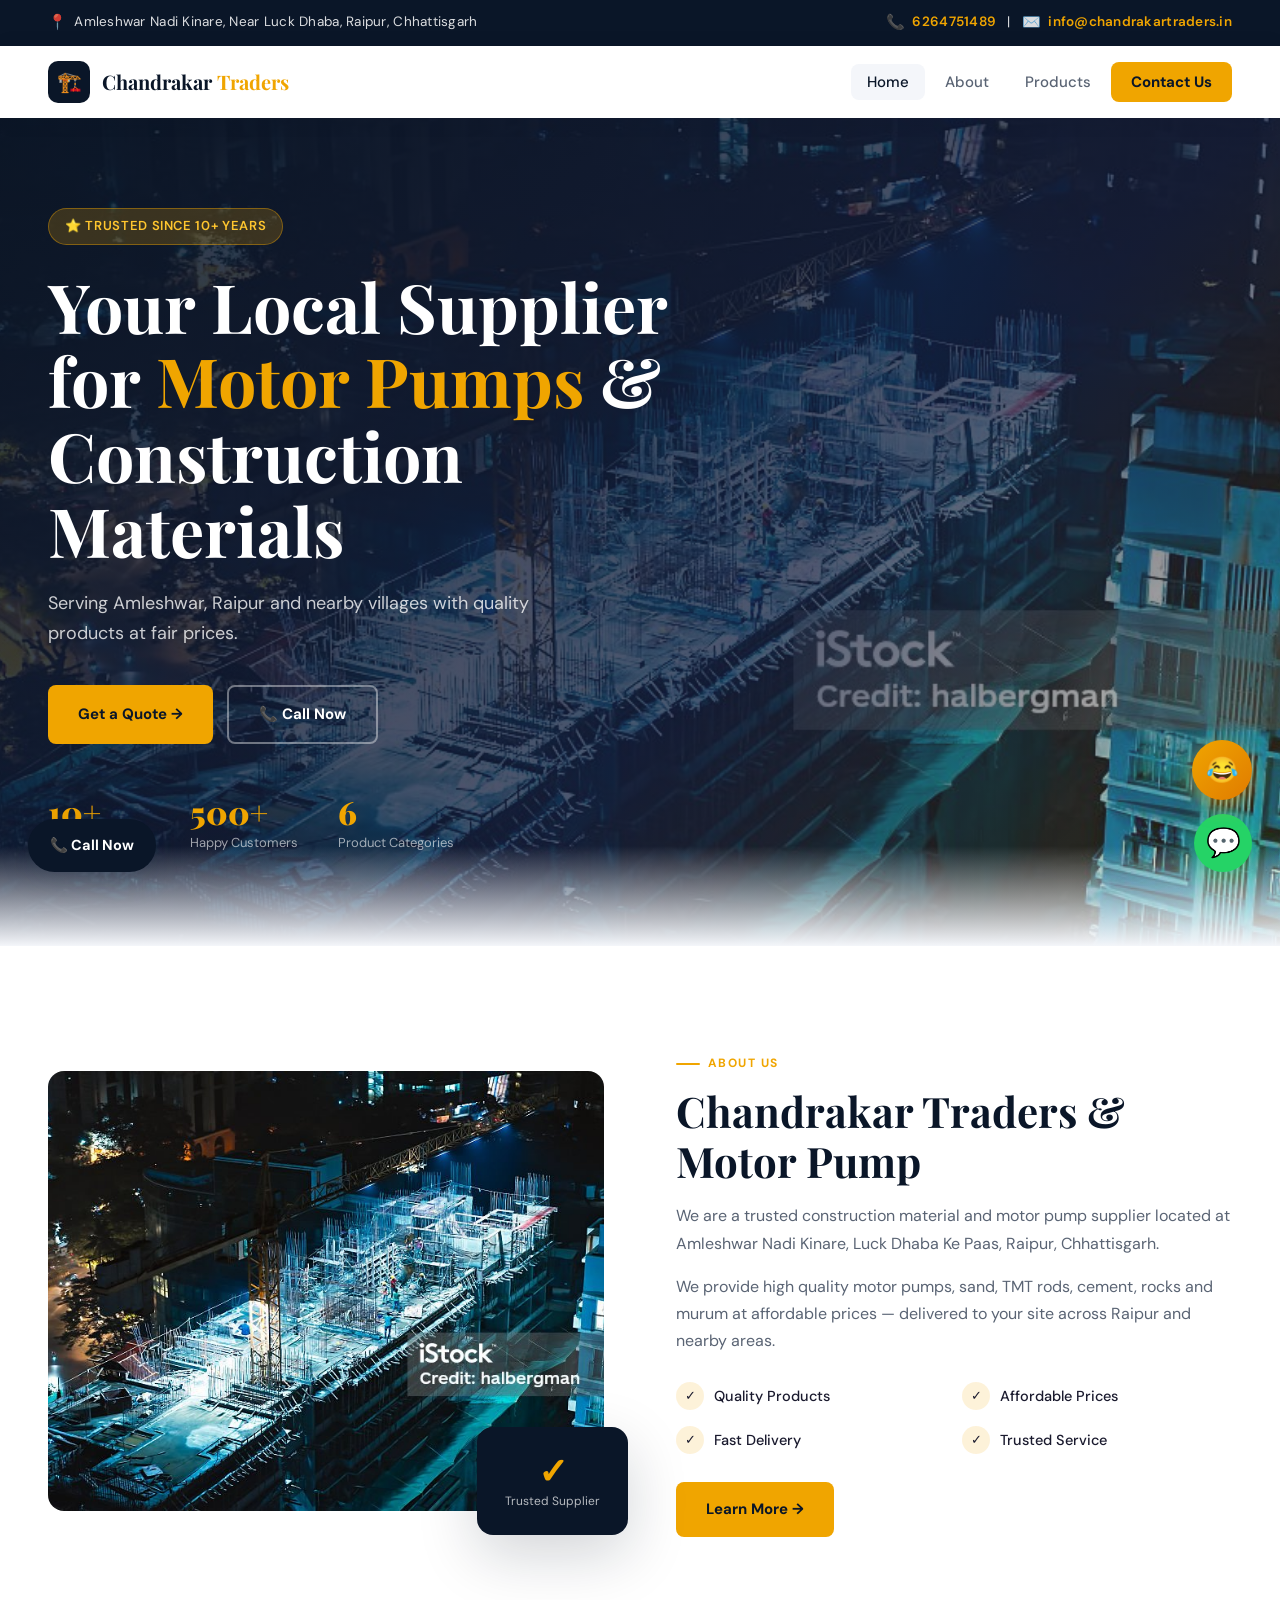
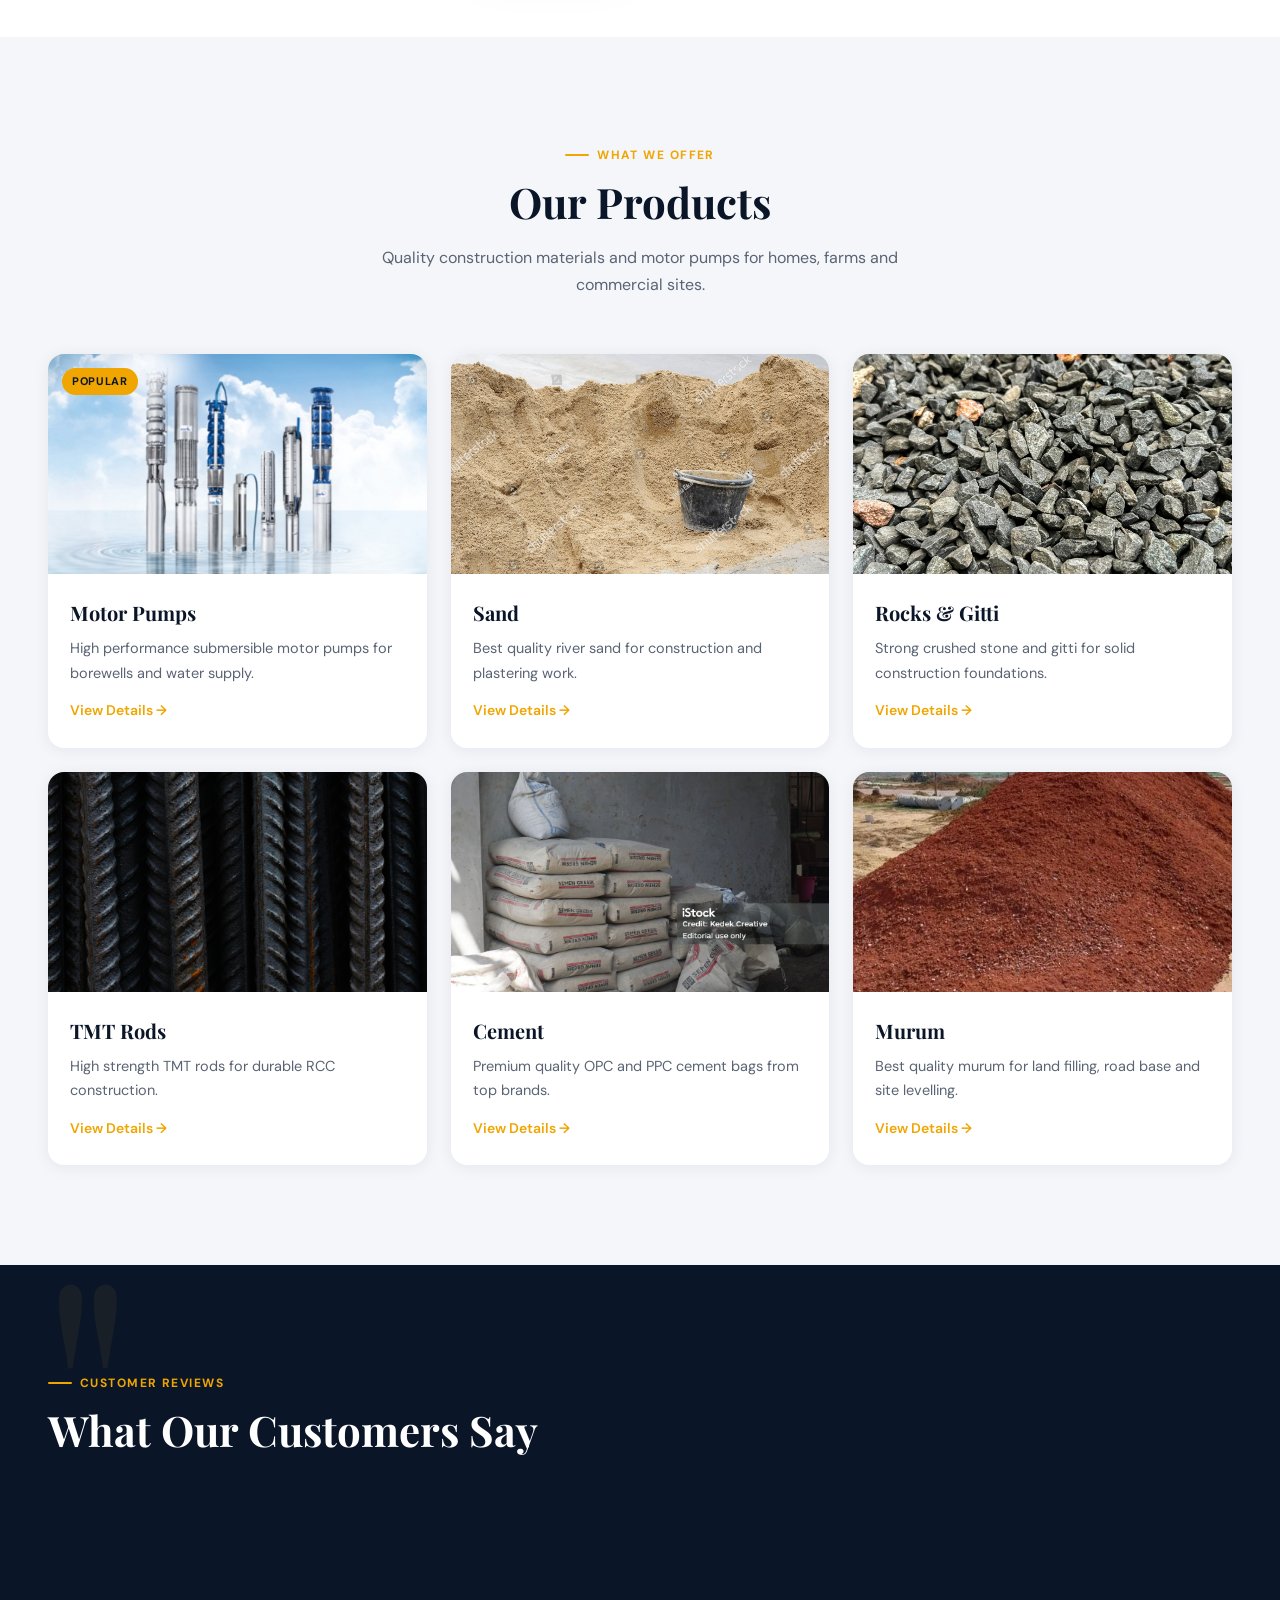
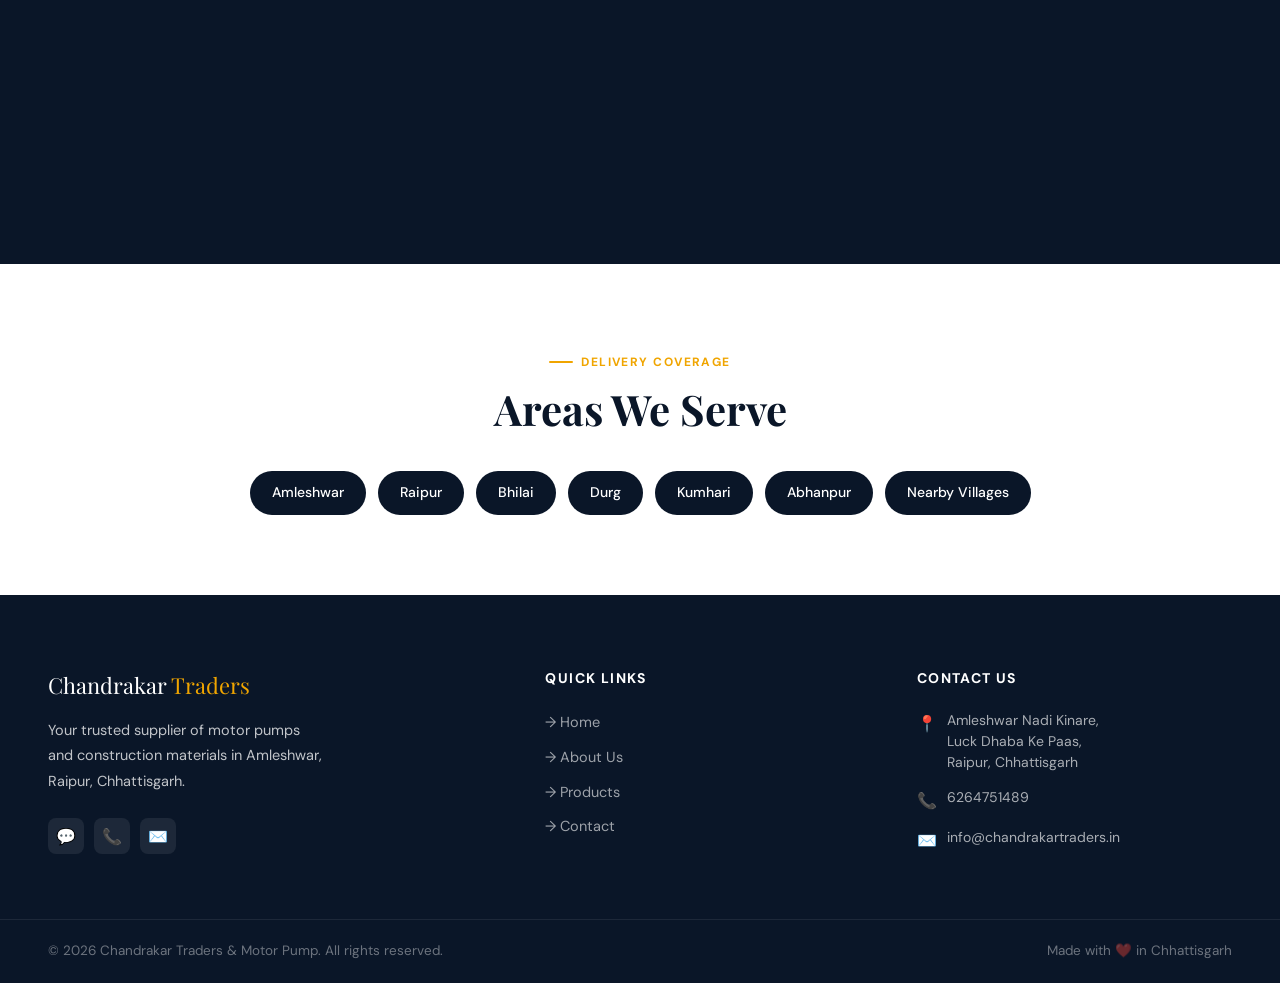
<file: index.html>
<!DOCTYPE html>
<html lang="en-IN">
<head>
  <meta charset="UTF-8">
  <meta name="viewport" content="width=device-width, initial-scale=1.0">
  <title>Chandrakar Traders & Motor Pump | Amleshwar, Raipur</title>

  <!-- Meta description kept under 160 chars -->
  <meta name="description" content="Trusted supplier of motor pumps, cement, TMT rods, sand & construction materials in Amleshwar, Raipur, Chhattisgarh. Call: 6264751489">

  <meta name="keywords" content="motor pump supplier Amleshwar, cement supplier Raipur, sand supplier Amleshwar, TMT rods supplier, construction materials Raipur, Chandrakar Traders, motor pump shop near me">
  <meta name="robots" content="index, follow">

  <!-- Canonical (with trailing slash, consistent with og:url) -->
  <link rel="canonical" href="https://chandrakartraders.ragdev.co.in/">

  <meta name="google-site-verification" content="4Vh2odypJPwiwEx4FZqqNSaRTvQyIgGOB4-RMnvL1b8" />

  <!-- Open Graph -->
  <meta property="og:title" content="Chandrakar Traders & Motor Pump">
  <meta property="og:description" content="Motor pump and construction material supplier in Amleshwar, Raipur, Chhattisgarh.">
  <meta property="og:image" content="https://chandrakartraders.ragdev.co.in/images/banner.jpg">
  <meta property="og:url" content="https://chandrakartraders.ragdev.co.in">
  <meta property="og:type" content="website">

  <!-- Favicon -->
  <link rel="icon" type="image/x-icon" href="favicon.ico">
  <link rel="icon" type="image/png" sizes="32x32" href="images/favicon-32x32.png">
  <link rel="icon" type="image/png" sizes="16x16" href="images/favicon-16x16.png">
  <link rel="apple-touch-icon" sizes="180x180" href="images/apple-touch-icon.png">

  <!-- Google Fonts -->
  <link rel="preconnect" href="https://fonts.googleapis.com">
  <link rel="preconnect" href="https://fonts.gstatic.com" crossorigin>
  <link href="https://fonts.googleapis.com/css2?family=Playfair+Display:wght@700;900&family=DM+Sans:wght@400;500;600&display=swap" rel="stylesheet">

  <link rel="stylesheet" href="css/style.css">

  <!-- Local Business Schema -->
  <script type="application/ld+json">
  {
    "@context": "https://schema.org",
    "@type": "LocalBusiness",
    "name": "Chandrakar Traders & Motor Pump",
    "image": "https://chandrakartraders.ragdev.co.in/images/banner.jpg",
    "telephone": "+916264751489",
    "email": "info@chandrakartraders.in",
    "address": {
      "@type": "PostalAddress",
      "streetAddress": "Amleshwar Nadi Kinare, Luck Dhaba Ke Paas",
      "addressLocality": "Amleshwar",
      "addressRegion": "Chhattisgarh",
      "postalCode": "493225",
      "addressCountry": "IN"
    },
    "url": "https://chandrakartraders.ragdev.co.in/",
    "openingHoursSpecification": {
      "@type": "OpeningHoursSpecification",
      "dayOfWeek": ["Monday","Tuesday","Wednesday","Thursday","Friday","Saturday"],
      "opens": "09:00",
      "closes": "19:00"
    }
  }
  </script>
</head>
<body>

  <!-- Topbar -->
  <div class="topbar">
    <span><span class="icon">📍</span> Amleshwar Nadi Kinare, Near Luck Dhaba, Raipur, Chhattisgarh</span>
    <span><span class="icon">📞</span> <a href="tel:+916264751489">6264751489</a> &nbsp;|&nbsp; <span class="icon">✉️</span> <a href="mailto:info@chandrakartraders.in">info@chandrakartraders.in</a></span>
  </div>

  <!-- Navigation -->
  <nav>
    <div class="logo">
      <div class="logo-icon">🏗️</div>
      <h1>Chandrakar <span>Traders</span></h1>
    </div>
    <button class="hamburger" aria-label="Toggle menu">
      <span></span><span></span><span></span>
    </button>
    <ul>
      <li><a href="index.html">Home</a></li>
      <li><a href="about.html">About</a></li>
      <li><a href="products.html">Products</a></li>
      <li><a href="contact.html" class="nav-cta">Contact Us</a></li>
    </ul>
  </nav>

  <!-- Hero -->
  <section class="hero">
    <div class="hero-content">
      <div class="hero-badge">⭐ Trusted Since 10+ Years</div>
      <h2>Your Local Supplier for <em>Motor Pumps</em> & Construction Materials</h2>
      <p>Serving Amleshwar, Raipur and nearby villages with quality products at fair prices.</p>
      <div class="hero-btns">
        <a href="contact.html" class="btn btn-primary">Get a Quote →</a>
        <a href="tel:+916264751489" class="btn btn-outline">📞 Call Now</a>
      </div>
      <div class="hero-stats">
        <div class="hero-stat">
          <div class="num">10+</div>
          <div class="label">Years in Business</div>
        </div>
        <div class="hero-stat">
          <div class="num">500+</div>
          <div class="label">Happy Customers</div>
        </div>
        <div class="hero-stat">
          <div class="num">6</div>
          <div class="label">Product Categories</div>
        </div>
      </div>
    </div>
  </section>

  <!-- About Preview -->
  <section class="about-preview">
    <div class="about-img-wrap">
      <img src="images/shop.jpg" alt="Chandrakar Traders Shop" loading="lazy">
      <div class="about-badge">
        <div class="big">✓</div>
        <div class="small">Trusted Supplier</div>
      </div>
    </div>
    <div class="about-text">
      <div class="section-label">About Us</div>
      <h2 class="section-title">Chandrakar Traders & Motor Pump</h2>
      <p>We are a trusted construction material and motor pump supplier located at Amleshwar Nadi Kinare, Luck Dhaba Ke Paas, Raipur, Chhattisgarh.</p>
      <p>We provide high quality motor pumps, sand, TMT rods, cement, rocks and murum at affordable prices — delivered to your site across Raipur and nearby areas.</p>
      <div class="features-list">
        <div class="feature-item"><span class="check">✓</span> Quality Products</div>
        <div class="feature-item"><span class="check">✓</span> Affordable Prices</div>
        <div class="feature-item"><span class="check">✓</span> Fast Delivery</div>
        <div class="feature-item"><span class="check">✓</span> Trusted Service</div>
      </div>
      <br>
      <a href="about.html" class="btn btn-primary">Learn More →</a>
    </div>
  </section>

  <!-- Products -->
  <section class="products">
    <div class="products-header">
      <div class="section-label">What We Offer</div>
      <h2 class="section-title">Our Products</h2>
      <p class="section-sub">Quality construction materials and motor pumps for homes, farms and commercial sites.</p>
    </div>
    <div class="product-grid">
      <div class="card">
        <div class="card-img">
          <img src="images/motor.jpg" alt="Submersible Motor Pump" loading="lazy">
          <span class="card-tag">Popular</span>
        </div>
        <div class="card-body">
          <h3>Motor Pumps</h3>
          <p>High performance submersible motor pumps for borewells and water supply.</p>
          <a href="products.html" class="card-link">View Details →</a>
        </div>
      </div>
      <div class="card">
        <div class="card-img">
          <img src="images/sand.jpg" alt="Construction Sand" loading="lazy">
        </div>
        <div class="card-body">
          <h3>Sand</h3>
          <p>Best quality river sand for construction and plastering work.</p>
          <a href="products.html" class="card-link">View Details →</a>
        </div>
      </div>
      <div class="card">
        <div class="card-img">
          <img src="images/rocks.jpg" alt="Construction Rocks and Gitti" loading="lazy">
        </div>
        <div class="card-body">
          <h3>Rocks & Gitti</h3>
          <p>Strong crushed stone and gitti for solid construction foundations.</p>
          <a href="products.html" class="card-link">View Details →</a>
        </div>
      </div>
      <div class="card">
        <div class="card-img">
          <img src="images/rods.jpg" alt="TMT Steel Rods" loading="lazy">
        </div>
        <div class="card-body">
          <h3>TMT Rods</h3>
          <p>High strength TMT rods for durable RCC construction.</p>
          <a href="products.html" class="card-link">View Details →</a>
        </div>
      </div>
      <div class="card">
        <div class="card-img">
          <img src="images/cement.jpg" alt="Cement Bags" loading="lazy">
        </div>
        <div class="card-body">
          <h3>Cement</h3>
          <p>Premium quality OPC and PPC cement bags from top brands.</p>
          <a href="products.html" class="card-link">View Details →</a>
        </div>
      </div>
      <div class="card">
        <div class="card-img">
          <img src="images/murum.jpg" alt="Murum for land filling and levelling" loading="lazy">
        </div>
        <div class="card-body">
          <h3>Murum</h3>
          <p>Best quality murum for land filling, road base and site levelling.</p>
          <a href="products.html" class="card-link">View Details →</a>
        </div>
      </div>
    </div>
  </section>

  <!-- Testimonials -->
  <section class="testimonials">
    <div class="testimonials-header">
      <div class="section-label">Customer Reviews</div>
      <h2 class="section-title">What Our Customers Say</h2>
    </div>
    <div class="testimonial-grid">
      <div class="testimonial-card">
        <div class="stars">★★★★★</div>
        <p>Best quality cement and sand supplier in Amleshwar. Very reasonable prices and on-time delivery to our construction site.</p>
        <h4>— Rajesh Verma, Raipur</h4>
      </div>
      <div class="testimonial-card">
        <div class="stars">★★★★★</div>
        <p>Good quality motor pumps and knowledgeable staff. They helped me select the right submersible pump for my borewell depth.</p>
        <h4>— Suresh Yadav, Amleshwar</h4>
      </div>
      <div class="testimonial-card">
        <div class="stars">★★★★★</div>
        <p>Trusted construction material shop near Raipur. I have been purchasing from Chandrakar Traders for years. Highly recommended.</p>
        <h4>— Amit Sahu, Kumhari</h4>
      </div>
    </div>
  </section>

  <!-- Areas We Serve -->
  <section class="areas">
    <div class="section-label">Delivery Coverage</div>
    <h2 class="section-title">Areas We Serve</h2>
    <div class="areas-grid">
      <span>Amleshwar</span>
      <span>Raipur</span>
      <span>Bhilai</span>
      <span>Durg</span>
      <span>Kumhari</span>
      <span>Abhanpur</span>
      <span>Nearby Villages</span>
    </div>
  </section>

  <!-- Footer -->
  <footer>
    <div class="footer-top">
      <div class="footer-brand">
        <div class="logo-text">Chandrakar <span>Traders</span></div>
        <p>Your trusted supplier of motor pumps and construction materials in Amleshwar, Raipur, Chhattisgarh.</p>
        <div class="footer-social">
          <a href="https://wa.me/916264751489" class="social-link" target="_blank" rel="noopener">💬</a>
          <a href="tel:+916264751489" class="social-link">📞</a>
          <a href="mailto:info@chandrakartraders.in" class="social-link">✉️</a>
        </div>
      </div>
      <div class="footer-col">
        <h4>Quick Links</h4>
        <ul class="footer-links">
          <li><a href="index.html">→ Home</a></li>
          <li><a href="about.html">→ About Us</a></li>
          <li><a href="products.html">→ Products</a></li>
          <li><a href="contact.html">→ Contact</a></li>
        </ul>
      </div>
      <div class="footer-col">
        <h4>Contact Us</h4>
        <div class="footer-contact-item">
          <span class="fci">📍</span>
          <span>Amleshwar Nadi Kinare,<br>Luck Dhaba Ke Paas,<br>Raipur, Chhattisgarh</span>
        </div>
        <div class="footer-contact-item">
          <span class="fci">📞</span>
          <a href="tel:+916264751489">6264751489</a>
        </div>
        <div class="footer-contact-item">
          <span class="fci">✉️</span>
          <a href="mailto:info@chandrakartraders.in">info@chandrakartraders.in</a>
        </div>
      </div>
    </div>
    <div class="footer-bottom">
      <span>© 2026 Chandrakar Traders & Motor Pump. All rights reserved.</span>
      <span>Made with ❤️ in Chhattisgarh</span>
    </div>
  </footer>

  <!-- WhatsApp Float -->
  <a href="https://wa.me/916264751489" class="whatsapp-float" target="_blank" rel="noopener" aria-label="Chat on WhatsApp">💬</a>

  <!-- Call Float -->
  <a href="tel:+916264751489" class="call-float" aria-label="Call Now">📞 Call Now</a>

  <!-- Scroll to Top -->
  <button id="scroll-top" aria-label="Back to top">↑</button>

  <script src="js/script.js"></script>

  <!-- ===== CHETNA CHATBOT ===== -->
  <style>
    #chetna-btn {
      position: fixed; bottom: 100px; right: 28px; z-index: 9998;
      width: 60px; height: 60px; border-radius: 50%; border: none; cursor: pointer;
      background: linear-gradient(135deg, #f0a500, #e07b00);
      box-shadow: 0 6px 20px rgba(240,165,0,0.5);
      font-size: 26px; display: flex; align-items: center; justify-content: center;
      transition: transform 0.2s;
      animation: chetna-pulse 2.5s ease-in-out infinite;
    }
    #chetna-btn:hover { transform: scale(1.12); }
    @keyframes chetna-pulse {
      0%,100% { box-shadow: 0 6px 20px rgba(240,165,0,0.5); }
      50%      { box-shadow: 0 6px 30px rgba(240,165,0,0.8); }
    }
    #chetna-box {
      display: none; position: fixed; bottom: 172px; right: 28px; z-index: 9998;
      width: 320px; background: #fff; border-radius: 18px;
      box-shadow: 0 12px 48px rgba(0,0,0,0.18);
      flex-direction: column; overflow: hidden;
      font-family: 'DM Sans', sans-serif;
    }
    #chetna-box.open { display: flex; animation: chetna-up 0.25s ease; }
    @keyframes chetna-up {
      from { opacity:0; transform:translateY(14px); }
      to   { opacity:1; transform:translateY(0); }
    }
    #chetna-head {
      background: linear-gradient(135deg, #0a1628, #1e3a5f);
      padding: 12px 16px; display: flex; align-items: center; gap: 10px;
    }
    #chetna-head .av {
      width: 38px; height: 38px; border-radius: 50%;
      background: linear-gradient(135deg,#f0a500,#e07b00);
      display:flex; align-items:center; justify-content:center; font-size:18px; flex-shrink:0;
    }
    #chetna-head .info h4 { color:#fff; font-size:14px; font-weight:700; margin:0; }
    #chetna-head .info span { color:#f0a500; font-size:11px; }
    #chetna-head .info { flex:1; }
    #chetna-head button {
      background:none; border:none; color:rgba(255,255,255,0.6);
      font-size:18px; cursor:pointer; padding:2px 4px; line-height:1;
    }
    #chetna-head button:hover { color:#fff; }
    #chetna-msgs {
      padding: 14px; min-height:200px; max-height:300px;
      overflow-y:auto; display:flex; flex-direction:column; gap:10px;
      background:#f9fafb;
    }
    .cm { display:flex; gap:7px; align-items:flex-end; }
    .cm.u { flex-direction:row-reverse; }
    .cb {
      max-width:78%; padding:8px 12px; border-radius:13px;
      font-size:13.5px; line-height:1.5; color:#1a1a2e;
      background:#fff; box-shadow:0 1px 5px rgba(0,0,0,0.07);
    }
    .cm.u .cb { background:linear-gradient(135deg,#0a1628,#1e3a5f); color:#fff; }
    .cav {
      width:26px; height:26px; border-radius:50%;
      background:linear-gradient(135deg,#f0a500,#e07b00);
      display:flex; align-items:center; justify-content:center;
      font-size:13px; flex-shrink:0;
    }
    .typing-dots span {
      display:inline-block; width:6px; height:6px; border-radius:50%;
      background:#f0a500; margin:0 2px;
      animation:tdot 1s infinite;
    }
    .typing-dots span:nth-child(2){animation-delay:.15s;}
    .typing-dots span:nth-child(3){animation-delay:.3s;}
    @keyframes tdot {
      0%,80%,100%{transform:translateY(0);}
      40%{transform:translateY(-5px);}
    }
    #chetna-foot {
      padding:10px 12px; background:#fff; border-top:1px solid #f0f2f8;
      display:flex; gap:8px;
    }
    #chetna-inp {
      flex:1; border:1.5px solid #e5e7eb; border-radius:9px;
      padding:8px 11px; font-size:13.5px; font-family:'DM Sans',sans-serif;
      outline:none; transition:border-color .15s;
    }
    #chetna-inp:focus { border-color:#f0a500; }
    #chetna-go {
      background:linear-gradient(135deg,#f0a500,#e07b00);
      border:none; border-radius:9px; color:#fff; font-size:16px;
      width:38px; cursor:pointer; display:flex; align-items:center; justify-content:center;
      transition:transform .15s;
    }
    #chetna-go:hover{transform:scale(1.08);}
    #chetna-go:disabled{opacity:.5;cursor:not-allowed;transform:none;}
  </style>

  <button id="chetna-btn" title="Baat karo Kushali se 😂" onclick="chetnaToggle()">😂</button>

  <div id="chetna-box">
    <div id="chetna-head">
      <div class="av">
        <img src="images/bhabhi-avatar.png" alt="Kushali">
      </div>
      <div class="info">
        <h4>Kushali</h4>
        <span>Certified Funny Bot™</span>
      </div>
      <button onclick="chetnaToggle()">✕</button>
    </div>
    <div id="chetna-msgs">
        <div class="cm">
          <div class="av">
          <img src="images/bhabhi-avatar.png" alt="Kushali">
        </div>
        <div class="cb">Namaste! 🙏 Main hoon Kushali — duniya ki #1 funny chatbot! Kuch bhi pucho, serious jawab? Never! 😜</div>
      </div>
    </div>
    <div id="chetna-foot">
      <input id="chetna-inp" type="text" placeholder="Kuch bhi pucho... 😄" onkeydown="if(event.key==='Enter')chetnaSend()"/>
      <button id="chetna-go" onclick="chetnaSend()">➤</button>
    </div>
  </div>

  <script>
    function chetnaToggle() {
      const b = document.getElementById('chetna-box');
      b.classList.toggle('open');
      if (b.classList.contains('open')) document.getElementById('chetna-inp').focus();
    }

    async function chetnaSend() {
      const inp = document.getElementById('chetna-inp');
      const msg = inp.value.trim();
      if (!msg) return;
      inp.value = '';
      const box = document.getElementById('chetna-msgs');
      const btn = document.getElementById('chetna-go');

      box.innerHTML += `<div class="cm u"><div class="cb">${esc(msg)}</div></div>`;
      const tid = 'tid' + Date.now();
      box.innerHTML += `<div class="cm" id="${tid}"><div class="cav">😂</div><div class="cb typing-dots"><span></span><span></span><span></span></div></div>`;
      box.scrollTop = box.scrollHeight;
      btn.disabled = true;

      try {
        const res = await fetch('https://calm-cake-1a03.raghvendrachandrakar38.workers.dev/', {
          method: 'POST',
          headers: {
            'Content-Type': 'application/json'
          },
          body: JSON.stringify({
            model: 'llama-3.1-8b-instant',
            max_tokens: 200,
            messages: [
              {
                role: 'system',
                content: `Tu hai Kushali — Amleshwar ki sabse famous, sabse bindaas, sabse funny aunty-bot! Teri personality: Har jawab mein desi Hinglish + jugaad logic + exaggeration honi chahiye. Kabhi khud ko construction expert bata, kabhi fortune-teller, kabhi drama queen. Agar koi serious sawaal pooche toh usse roast kar pyar se. Short punchy replies — 2-3 lines MAX, har line pe hasi aani chahiye. Emojis zaroor use kar 😂🤣😅💀. Agar products puche (cement, sand, motor pump, TMT rods, gitti, murum) toh funny tarike se bata aur bol "seedha call karo 6264751489 warna pachtaoge!". Hindi film dialogues, desi proverbs, funny comparisons daal. Examples of your style: "motor pump kaisa hai?" → "Bhai humara pump itna powerful hai ki boring well bhi khush ho jaata hai! Call karo 6264751489 warna paani rota rahega 😂". "hi" → "Arre aa gaye! Kushali ready hai — poochho jo poochna ho, serious mat rehna warna boring lag jaoge! 🤣". SERIOUS JAWAB DENA BILKUL MANA HAI. Roast karo, hasao, shop ka number dete raho!`
              },
              { role: 'user', content: msg }
            ]
          })
        });
        const d = await res.json();
        const reply = d.choices?.[0]?.message?.content || 'Arre! Kuch gadbad ho gayi 😅';
        document.getElementById(tid)?.remove();
        box.innerHTML += `<div class="cm"><div class="cav">😂</div><div class="cb">${esc(reply)}</div></div>`;
      } catch(err) {
        console.error("Chetna error:", err);
        document.getElementById(tid)?.remove();
        box.innerHTML += `<div class="cm"><div class="cav">😂</div><div class="cb">Yaar internet so gaya hai! 😴 Baad mein try karo!</div></div>`;
      }
      btn.disabled = false;
      box.scrollTop = box.scrollHeight;
    }

    function esc(t) {
      return t.replace(/&/g,'&amp;').replace(/</g,'&lt;').replace(/>/g,'&gt;');
    }
  </script>
  <!-- ===== END CHETNA ===== -->

</body>
</html>
</file>
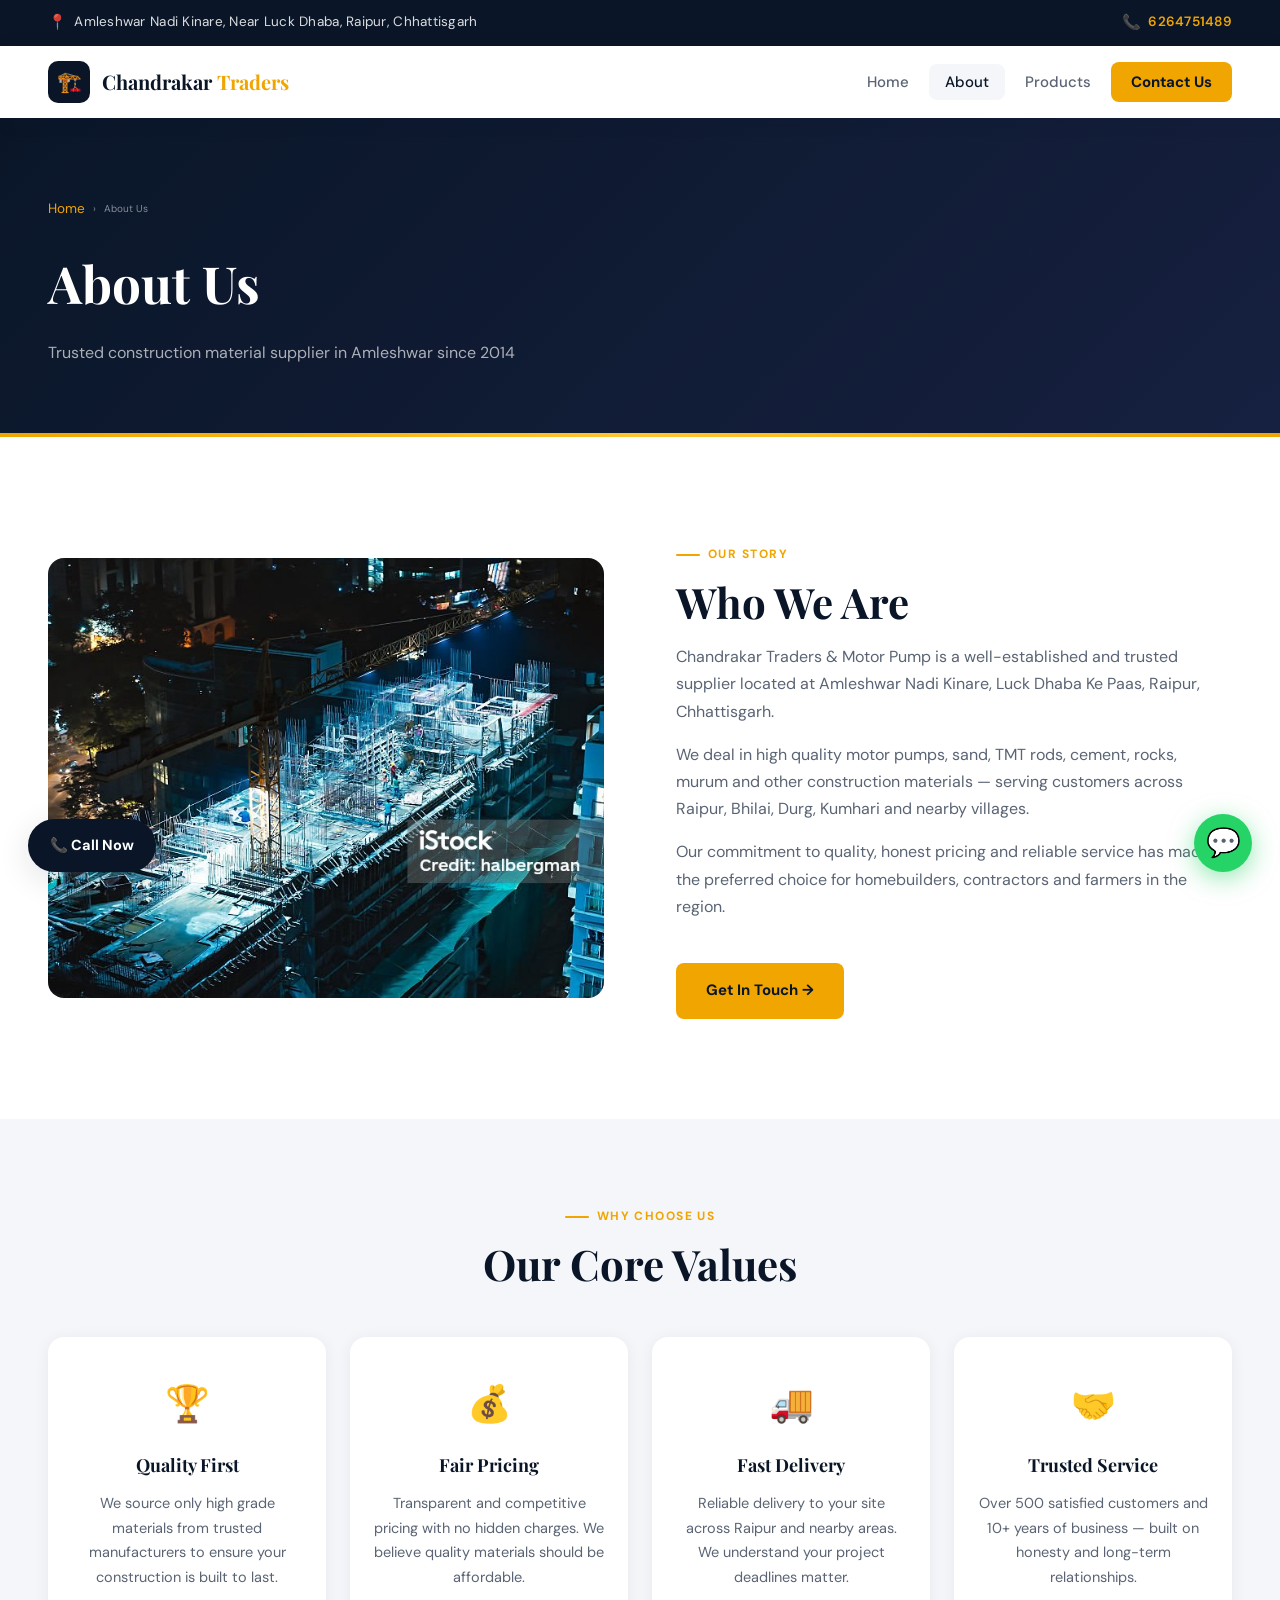
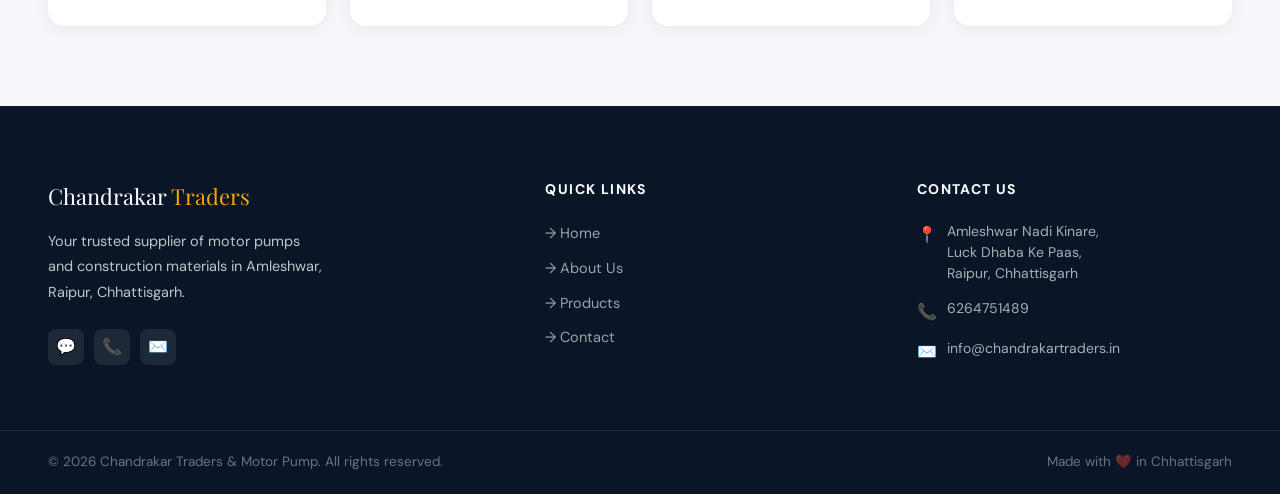
<file: about.html>
<!DOCTYPE html>
<html lang="en">
<head>
  <meta charset="UTF-8">
  <meta name="viewport" content="width=device-width, initial-scale=1.0">
  <title>About Us | Chandrakar Traders & Motor Pump</title>
  <meta name="description" content="Learn about Chandrakar Traders — a trusted motor pump and construction material supplier in Amleshwar, Raipur, Chhattisgarh.">
  <meta property="og:title" content="About Us | Chandrakar Traders & Motor Pump">
  <meta property="og:description" content="Trusted supplier in Amleshwar, Raipur, Chhattisgarh.">
  <meta property="og:image" content="https://yourdomain.com/images/shop.jpg">
  <link rel="icon" href="favicon.ico" type="image/x-icon">
  <link rel="preconnect" href="https://fonts.googleapis.com">
  <link rel="preconnect" href="https://fonts.gstatic.com" crossorigin>
  <link href="https://fonts.googleapis.com/css2?family=Playfair+Display:wght@700;900&family=DM+Sans:wght@400;500;600&display=swap" rel="stylesheet">
  <link rel="stylesheet" href="css/style.css">
</head>
<body>

  <div class="topbar">
    <span><span class="icon">📍</span> Amleshwar Nadi Kinare, Near Luck Dhaba, Raipur, Chhattisgarh</span>
    <span><span class="icon">📞</span> <a href="tel:+916264751489">6264751489</a></span>
  </div>

  <nav>
    <div class="logo">
      <div class="logo-icon">🏗️</div>
      <h1>Chandrakar <span>Traders</span></h1>
    </div>
    <button class="hamburger" aria-label="Toggle menu">
      <span></span><span></span><span></span>
    </button>
    <ul>
      <li><a href="index.html">Home</a></li>
      <li><a href="about.html">About</a></li>
      <li><a href="products.html">Products</a></li>
      <li><a href="contact.html" class="nav-cta">Contact Us</a></li>
    </ul>
  </nav>

  <!-- Page Banner -->
  <section class="page-banner">
    <div class="breadcrumb">
      <a href="index.html">Home</a>
      <span>›</span>
      <span>About Us</span>
    </div>
    <h2>About Us</h2>
    <p>Trusted construction material supplier in Amleshwar since 2014</p>
  </section>

  <!-- About Content -->
  <section class="content-section">
    <img src="images/shop.jpg" alt="Chandrakar Traders Shop" loading="lazy">
    <div>
      <div class="section-label">Our Story</div>
      <h2 class="section-title">Who We Are</h2>
      <p>Chandrakar Traders & Motor Pump is a well-established and trusted supplier located at Amleshwar Nadi Kinare, Luck Dhaba Ke Paas, Raipur, Chhattisgarh.</p>
      <p>We deal in high quality motor pumps, sand, TMT rods, cement, rocks, murum and other construction materials — serving customers across Raipur, Bhilai, Durg, Kumhari and nearby villages.</p>
      <p>Our commitment to quality, honest pricing and reliable service has made us the preferred choice for homebuilders, contractors and farmers in the region.</p>
      <br>
      <a href="contact.html" class="btn btn-primary">Get In Touch →</a>
    </div>
  </section>

  <!-- Values -->
  <section class="values">
    <div class="section-label">Why Choose Us</div>
    <h2 class="section-title">Our Core Values</h2>
    <div class="values-grid">
      <div class="value-card">
        <div class="value-icon">🏆</div>
        <h3>Quality First</h3>
        <p>We source only high grade materials from trusted manufacturers to ensure your construction is built to last.</p>
      </div>
      <div class="value-card">
        <div class="value-icon">💰</div>
        <h3>Fair Pricing</h3>
        <p>Transparent and competitive pricing with no hidden charges. We believe quality materials should be affordable.</p>
      </div>
      <div class="value-card">
        <div class="value-icon">🚚</div>
        <h3>Fast Delivery</h3>
        <p>Reliable delivery to your site across Raipur and nearby areas. We understand your project deadlines matter.</p>
      </div>
      <div class="value-card">
        <div class="value-icon">🤝</div>
        <h3>Trusted Service</h3>
        <p>Over 500 satisfied customers and 10+ years of business — built on honesty and long-term relationships.</p>
      </div>
    </div>
  </section>

  <footer>
    <div class="footer-top">
      <div class="footer-brand">
        <div class="logo-text">Chandrakar <span>Traders</span></div>
        <p>Your trusted supplier of motor pumps and construction materials in Amleshwar, Raipur, Chhattisgarh.</p>
        <div class="footer-social">
          <a href="https://wa.me/916264751489" class="social-link" target="_blank" rel="noopener">💬</a>
          <a href="tel:+916264751489" class="social-link">📞</a>
          <a href="mailto:info@chandrakartraders.in" class="social-link">✉️</a>
        </div>
      </div>
      <div class="footer-col">
        <h4>Quick Links</h4>
        <ul class="footer-links">
          <li><a href="index.html">→ Home</a></li>
          <li><a href="about.html">→ About Us</a></li>
          <li><a href="products.html">→ Products</a></li>
          <li><a href="contact.html">→ Contact</a></li>
        </ul>
      </div>
      <div class="footer-col">
        <h4>Contact Us</h4>
        <div class="footer-contact-item">
          <span class="fci">📍</span>
          <span>Amleshwar Nadi Kinare,<br>Luck Dhaba Ke Paas,<br>Raipur, Chhattisgarh</span>
        </div>
        <div class="footer-contact-item">
          <span class="fci">📞</span>
          <a href="tel:+916264751489">6264751489</a>
        </div>
        <div class="footer-contact-item">
          <span class="fci">✉️</span>
          <a href="mailto:info@chandrakartraders.in">info@chandrakartraders.in</a>
        </div>
      </div>
    </div>
    <div class="footer-bottom">
      <span>© 2026 Chandrakar Traders & Motor Pump. All rights reserved.</span>
      <span>Made with ❤️ in Chhattisgarh</span>
    </div>
  </footer>

  <a href="https://wa.me/916264751489" class="whatsapp-float" target="_blank" rel="noopener" aria-label="Chat on WhatsApp">💬</a>
  <a href="tel:+916264751489" class="call-float">📞 Call Now</a>
  <button id="scroll-top" aria-label="Back to top">↑</button>

  <script src="js/script.js"></script>
</body>
</html>
</file>
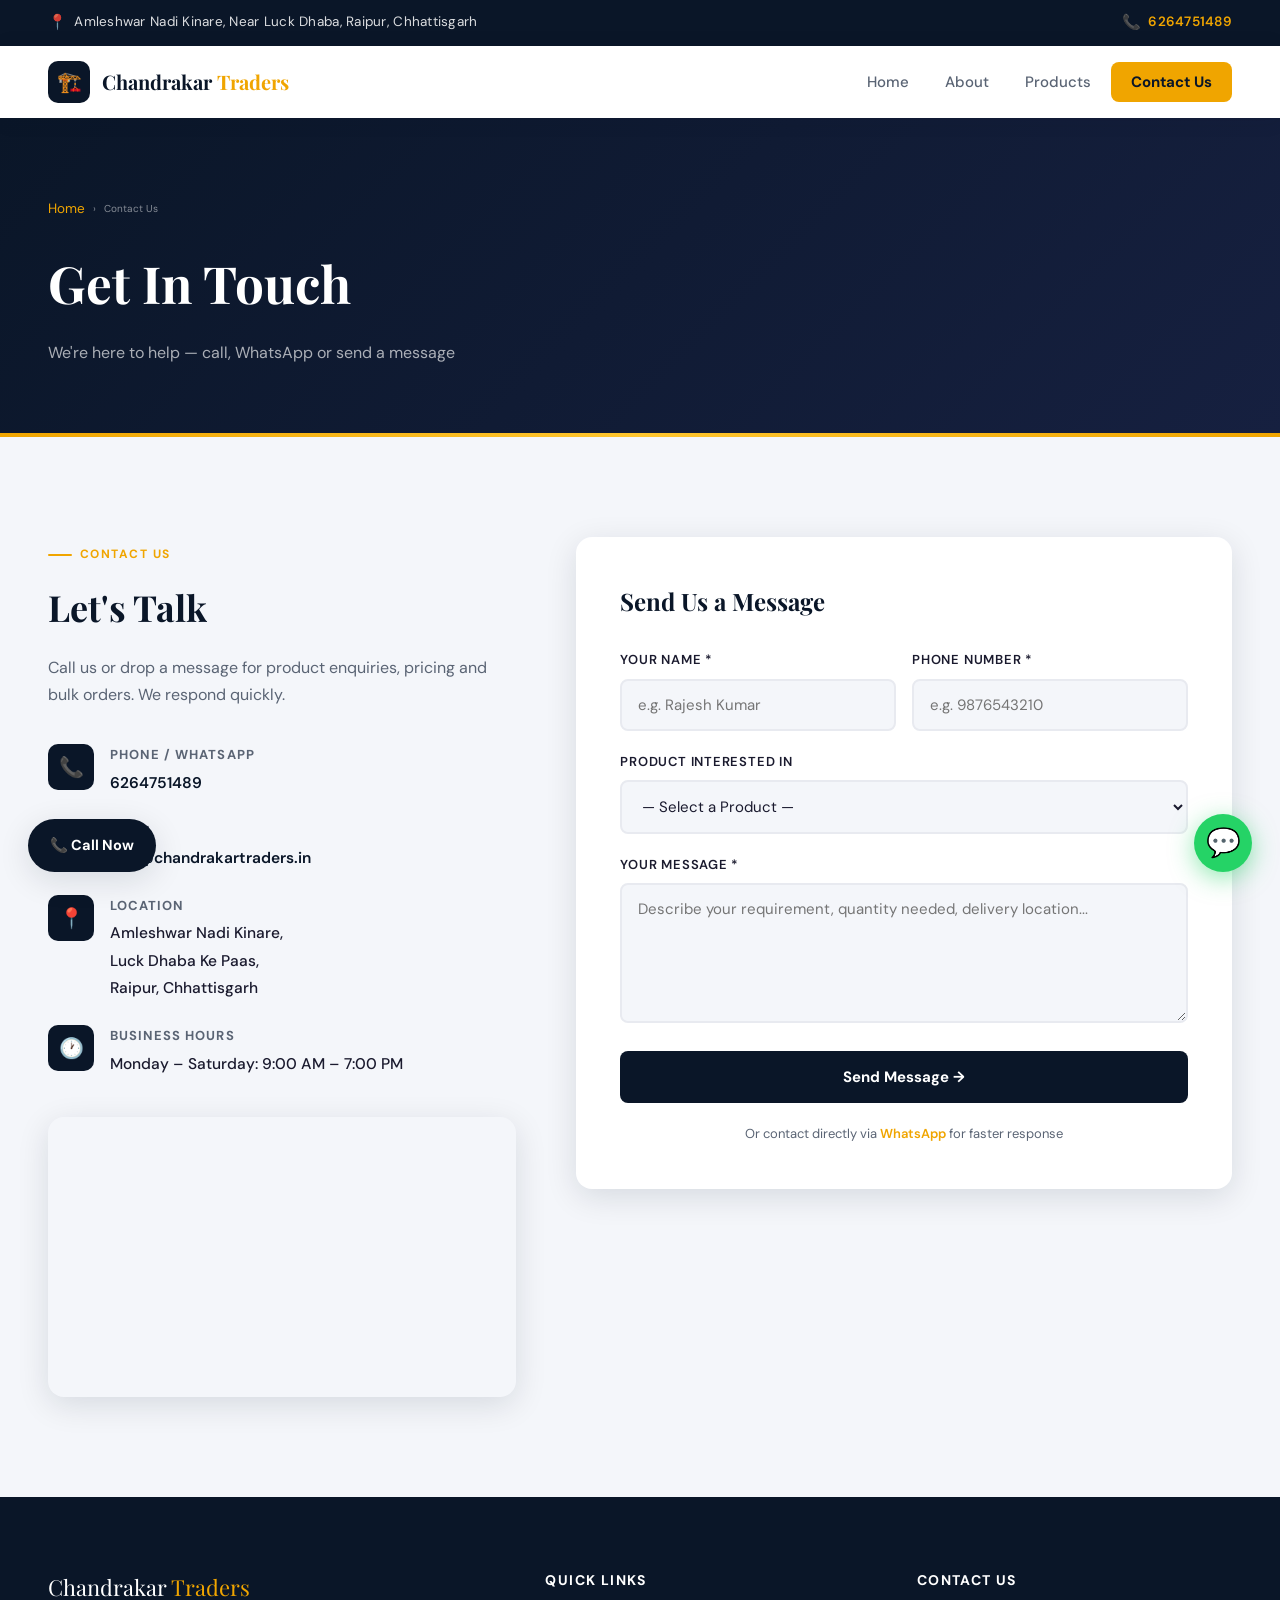
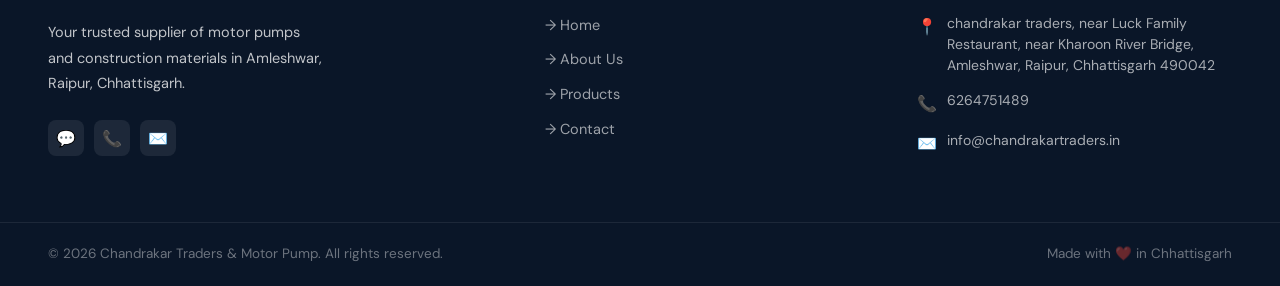
<file: contact.html>
<!doctype html>
<html lang="en">
  <head>
    <meta charset="UTF-8" />
    <meta name="viewport" content="width=device-width, initial-scale=1.0" />
    <title>Contact Us | Chandrakar Traders & Motor Pump</title>
    <meta
      name="description"
      content="Contact Chandrakar Traders in Amleshwar, Raipur. Call 6264751489 or send a message for motor pumps and construction material enquiries."
    />
    <meta
      property="og:title"
      content="Contact | Chandrakar Traders & Motor Pump"
    />
    <meta
      property="og:description"
      content="Get in touch for motor pumps and construction materials in Amleshwar, Raipur."
    />
    <link rel="icon" href="favicon.ico" type="image/x-icon" />
    <link rel="preconnect" href="https://fonts.googleapis.com" />
    <link rel="preconnect" href="https://fonts.gstatic.com" crossorigin />
    <link
      href="https://fonts.googleapis.com/css2?family=Playfair+Display:wght@700;900&family=DM+Sans:wght@400;500;600&display=swap"
      rel="stylesheet"
    />
    <link rel="stylesheet" href="css/style.css" />
  </head>
  <body>
    <div class="topbar">
      <span
        ><span class="icon">📍</span> Amleshwar Nadi Kinare, Near Luck Dhaba,
        Raipur, Chhattisgarh</span
      >
      <span
        ><span class="icon">📞</span>
        <a href="tel:+916264751489">6264751489</a></span
      >
    </div>

    <nav>
      <div class="logo">
        <div class="logo-icon">🏗️</div>
        <h1>Chandrakar <span>Traders</span></h1>
      </div>
      <button class="hamburger" aria-label="Toggle menu">
        <span></span><span></span><span></span>
      </button>
      <ul>
        <li><a href="index.html">Home</a></li>
        <li><a href="about.html">About</a></li>
        <li><a href="products.html">Products</a></li>
        <li><a href="contact.html" class="nav-cta">Contact Us</a></li>
      </ul>
    </nav>

    <!-- Page Banner -->
    <section class="page-banner">
      <div class="breadcrumb">
        <a href="index.html">Home</a>
        <span>›</span>
        <span>Contact Us</span>
      </div>
      <h2>Get In Touch</h2>
      <p>We're here to help — call, WhatsApp or send a message</p>
    </section>

    <!-- Contact Section -->
    <section class="contact-section">
      <div class="contact-info">
        <div class="section-label">Contact Us</div>
        <h2>Let's Talk</h2>
        <p>
          Call us or drop a message for product enquiries, pricing and bulk
          orders. We respond quickly.
        </p>

        <div class="contact-item">
          <div class="ci-icon">📞</div>
          <div class="ci-text">
            <strong>Phone / WhatsApp</strong>
            <span><a href="tel:+916264751489">6264751489</a></span>
          </div>
        </div>
        <div class="contact-item">
          <div class="ci-icon">✉️</div>
          <div class="ci-text">
            <strong>Email</strong>
            <span
              ><a href="mailto:info@chandrakartraders.in"
                >info@chandrakartraders.in</a
              ></span
            >
          </div>
        </div>
        <div class="contact-item">
          <div class="ci-icon">📍</div>
          <div class="ci-text">
            <strong>Location</strong>
            <span
              >Amleshwar Nadi Kinare,<br />Luck Dhaba Ke Paas,<br />Raipur,
              Chhattisgarh</span
            >
          </div>
        </div>
        <div class="contact-item">
          <div class="ci-icon">🕐</div>
          <div class="ci-text">
            <strong>Business Hours</strong>
            <span>Monday – Saturday: 9:00 AM – 7:00 PM</span>
          </div>
        </div>

        <!-- Google Map -->
        <div class="map-section">
          <iframe
            src="https://www.google.com/maps/embed?pb=!1m21!1m12!1m3!1d1859.7164129918478!2d81.58651912140175!3d21.2146785824847!2m3!1f0!2f0!3f0!3m2!1i1024!2i768!4f13.1!4m6!3e6!4m0!4m3!3m2!1d21.21433352154326!2d81.586763202409!5e0!3m2!1sen!2sin!4v1779892810234!5m2!1sen!2sin"
            width="600"
            height="450"
            style="border: 0"
            allowfullscreen=""
            loading="lazy"
            referrerpolicy="no-referrer-when-downgrade"
            title="Chandrakar Traders Location"
          >
          </iframe>
        </div>
      </div>

      <!-- Contact Form -->
      <div class="contact-form-wrap">
        <h3>Send Us a Message</h3>
        <form id="contact-form" novalidate>
          <div class="form-row">
            <div class="form-group">
              <label for="name">Your Name *</label>
              <input
                type="text"
                id="name"
                name="name"
                placeholder="e.g. Rajesh Kumar"
                required
              />
            </div>
            <div class="form-group">
              <label for="phone">Phone Number *</label>
              <input
                type="tel"
                id="phone"
                name="phone"
                placeholder="e.g. 9876543210"
                required
              />
            </div>
          </div>
          <div class="form-group">
            <label for="product">Product Interested In</label>
            <select id="product" name="product">
              <option value="">— Select a Product —</option>
              <option>Motor Pump</option>
              <option>River Sand</option>
              <option>Rocks / Gitti</option>
              <option>TMT Rods</option>
              <option>Cement</option>
              <option>Murum</option>
              <option>Multiple Products</option>
            </select>
          </div>
          <div class="form-group">
            <label for="message">Your Message *</label>
            <textarea
              id="message"
              name="message"
              placeholder="Describe your requirement, quantity needed, delivery location..."
              required
            ></textarea>
          </div>
          <button type="submit" class="btn-submit">Send Message →</button>
          <div id="form-success"></div>
        </form>

        <p
          style="
            margin-top: 20px;
            font-size: 13px;
            color: var(--text-muted);
            text-align: center;
          "
        >
          Or contact directly via
          <a
            href="https://wa.me/916264751489"
            target="_blank"
            rel="noopener"
            style="color: var(--gold); font-weight: 600"
            >WhatsApp</a
          >
          for faster response
        </p>
      </div>

      <script>
        document
          .getElementById("contact-form")
          .addEventListener("submit", async function (e) {
            e.preventDefault();
            const name = document.getElementById("name").value.trim();
            const phone = document.getElementById("phone").value.trim();
            const message = document.getElementById("message").value.trim();
            const successDiv = document.getElementById("form-success");

            if (!name || !phone || !message) {
              successDiv.innerHTML =
                '<p style="color:red;">Please fill in all required fields.</p>';
              return;
            }

            // Send to Formspree
            const res = await fetch("https://formspree.io/f/mredrrdw", {
              method: "POST",
              headers: { "Content-Type": "application/json" },
              body: JSON.stringify({
                name,
                phone,
                product: document.getElementById("product").value,
                message,
              }),
            });

            if (res.ok) {
              successDiv.innerHTML =
                '<p style="color:green;">✓ Message sent! We will contact you shortly.</p>';
              this.reset();
            } else {
              successDiv.innerHTML =
                '<p style="color:red;">Something went wrong. Please try WhatsApp instead.</p>';
            }
          });
      </script>
    </section>

    <footer>
      <div class="footer-top">
        <div class="footer-brand">
          <div class="logo-text">Chandrakar <span>Traders</span></div>
          <p>
            Your trusted supplier of motor pumps and construction materials in
            Amleshwar, Raipur, Chhattisgarh.
          </p>
          <div class="footer-social">
            <a
              href="https://wa.me/916264751489"
              class="social-link"
              target="_blank"
              rel="noopener"
              >💬</a
            >
            <a href="tel:+916264751489" class="social-link">📞</a>
            <a href="mailto:info@chandrakartraders.in" class="social-link"
              >✉️</a
            >
          </div>
        </div>
        <div class="footer-col">
          <h4>Quick Links</h4>
          <ul class="footer-links">
            <li><a href="index.html">→ Home</a></li>
            <li><a href="about.html">→ About Us</a></li>
            <li><a href="products.html">→ Products</a></li>
            <li><a href="contact.html">→ Contact</a></li>
          </ul>
        </div>
        <div class="footer-col">
          <h4>Contact Us</h4>
          <div class="footer-contact-item">
            <span class="fci">📍</span>
            <span
              >chandrakar traders, near Luck Family Restaurant, near Kharoon
              River Bridge, Amleshwar, Raipur, Chhattisgarh 490042</span
            >
          </div>
          <div class="footer-contact-item">
            <span class="fci">📞</span>
            <a href="tel:+916264751489">6264751489</a>
          </div>
          <div class="footer-contact-item">
            <span class="fci">✉️</span>
            <a href="mailto:info@chandrakartraders.in"
              >info@chandrakartraders.in</a
            >
          </div>
        </div>
      </div>
      <div class="footer-bottom">
        <span
          >© 2026 Chandrakar Traders & Motor Pump. All rights reserved.</span
        >
        <span>Made with ❤️ in Chhattisgarh</span>
      </div>
    </footer>

    <a
      href="https://wa.me/916264751489"
      class="whatsapp-float"
      target="_blank"
      rel="noopener"
      aria-label="Chat on WhatsApp"
      >💬</a
    >
    <a href="tel:+916264751489" class="call-float">📞 Call Now</a>
    <button id="scroll-top" aria-label="Back to top">↑</button>

    <script src="js/script.js"></script>
  </body>
</html>
</file>
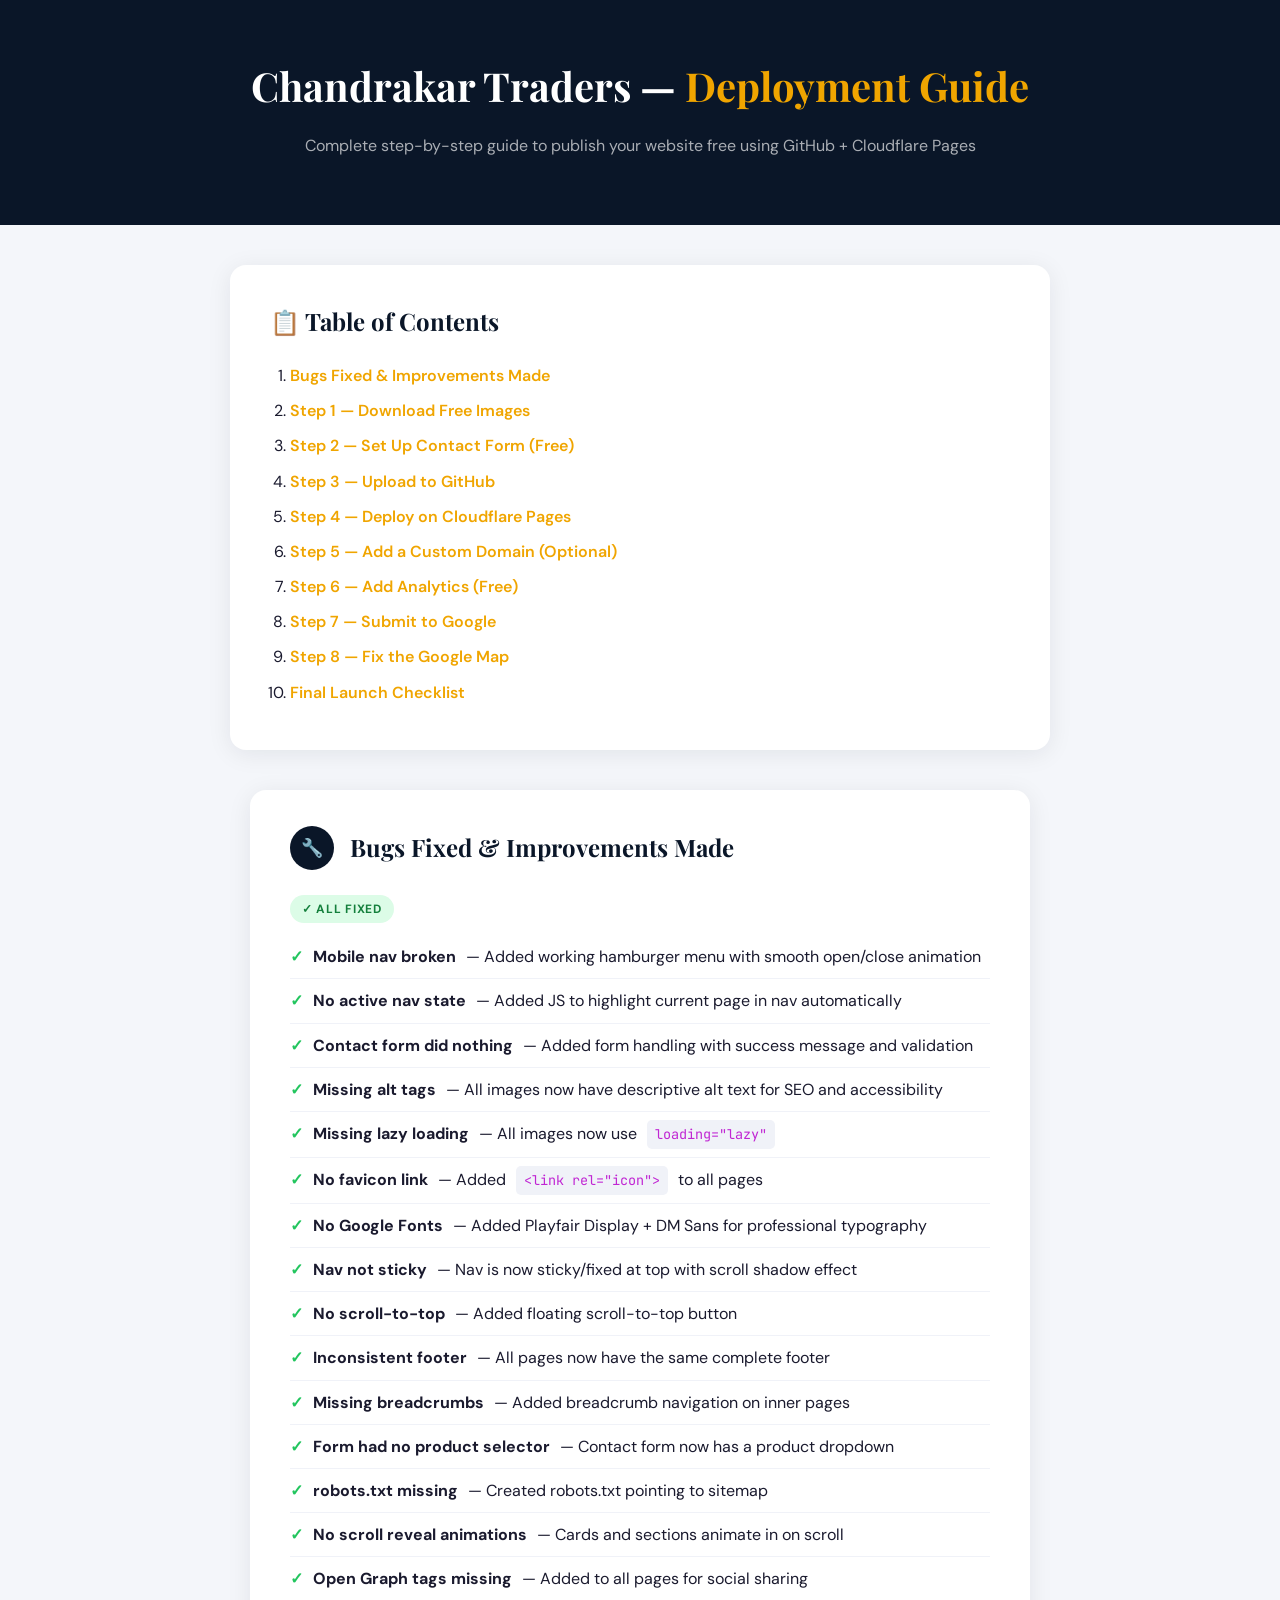
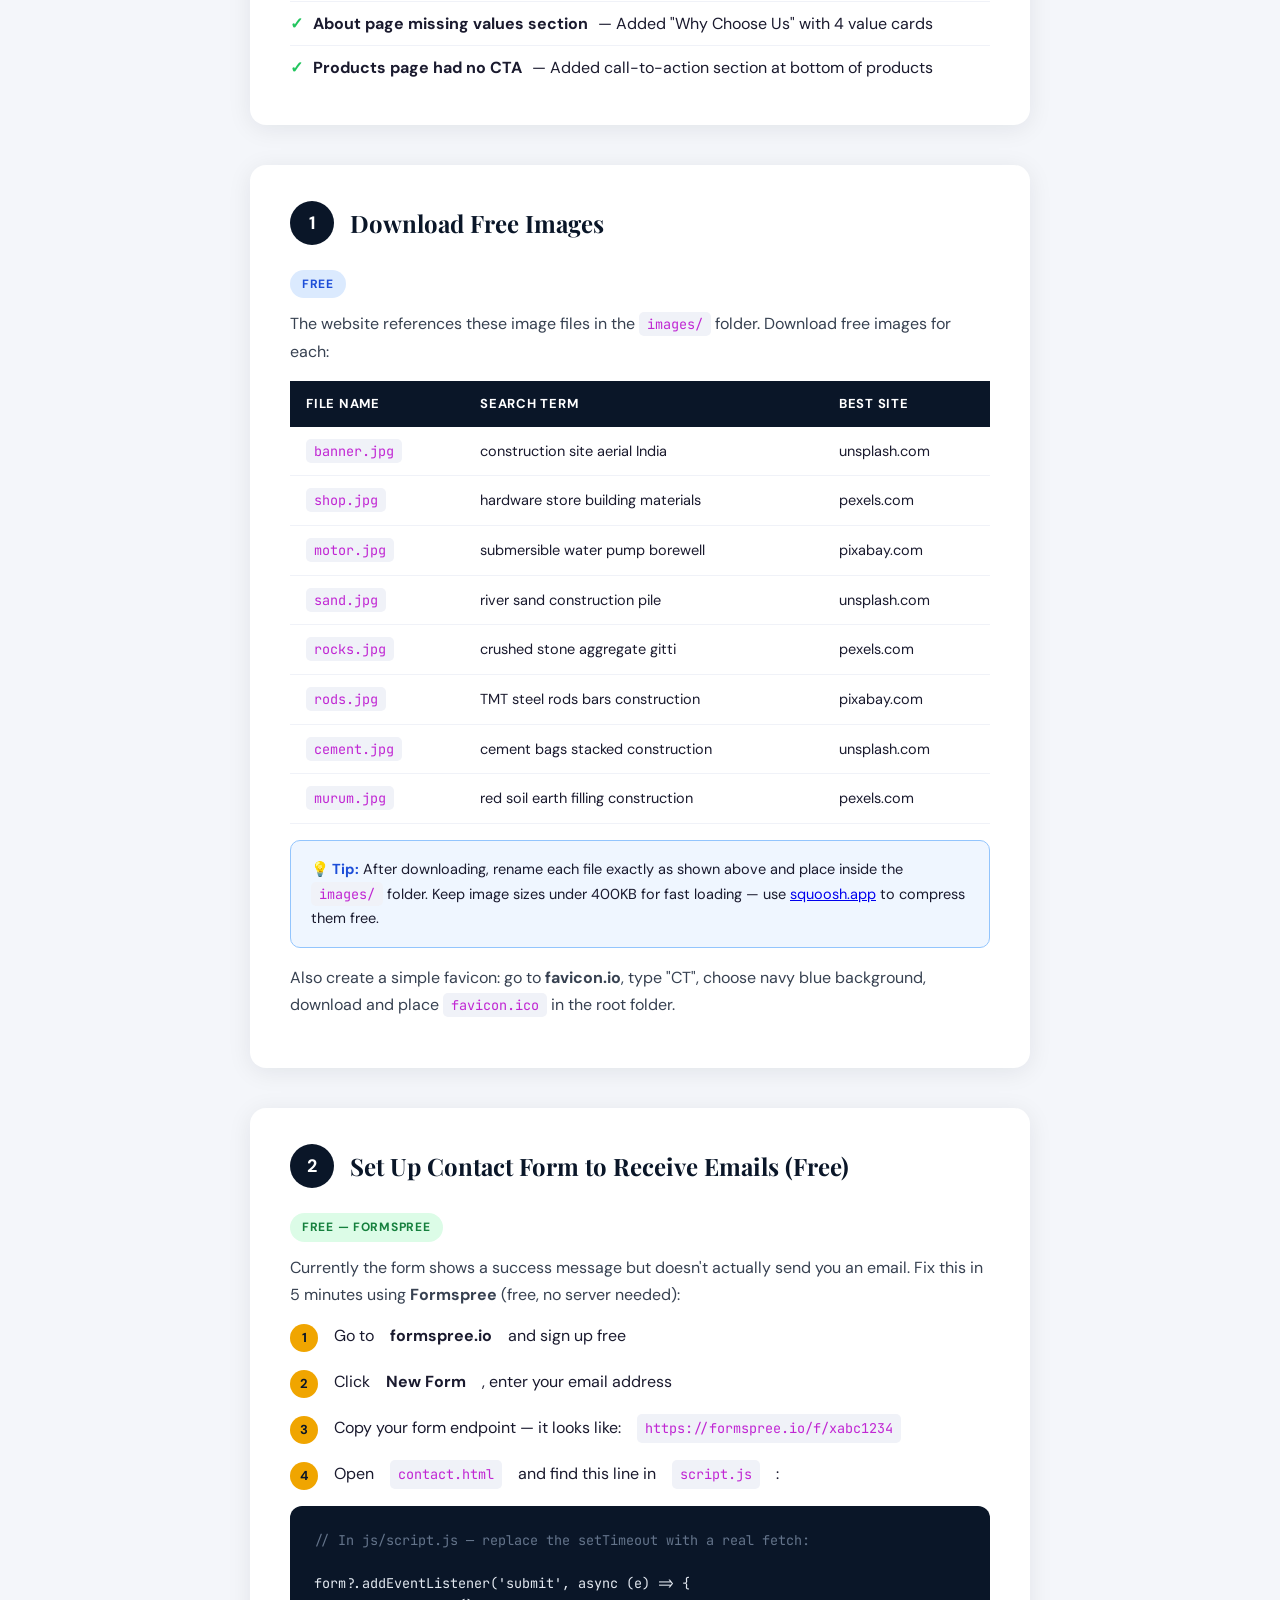
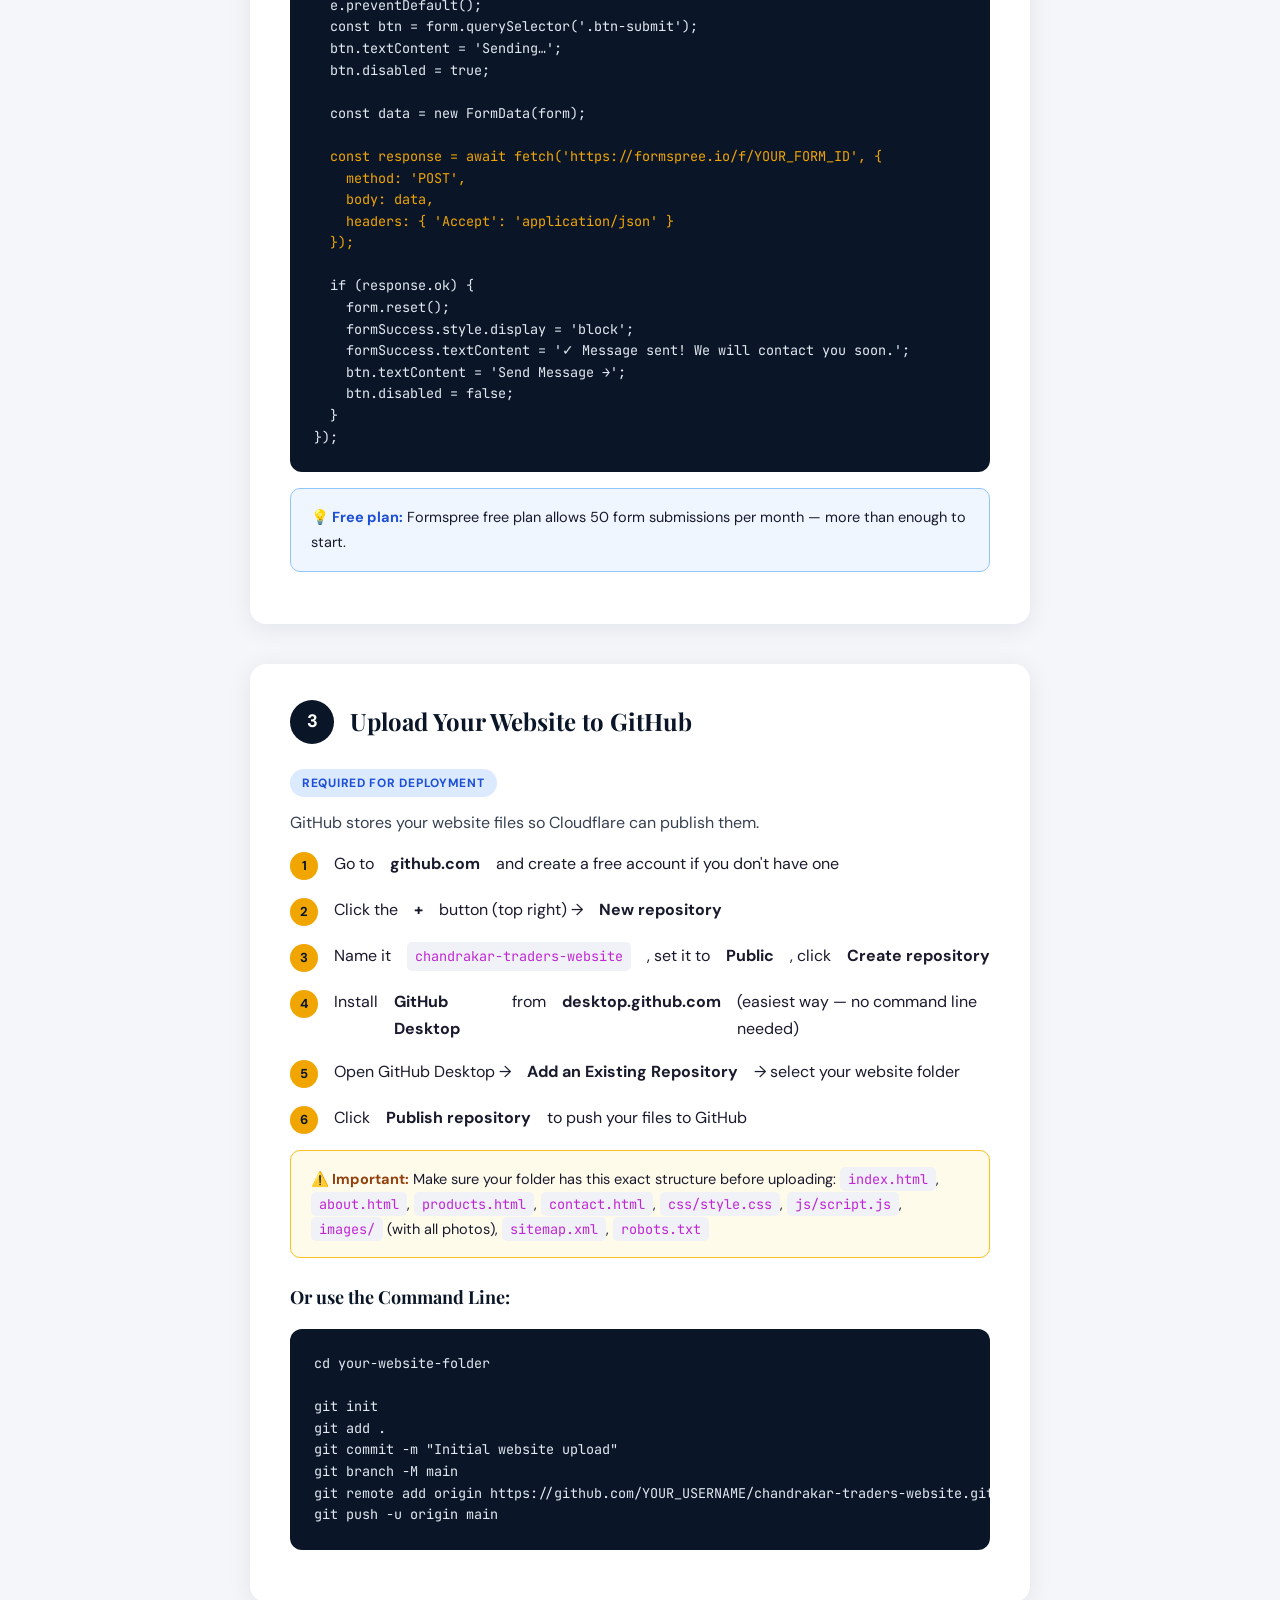
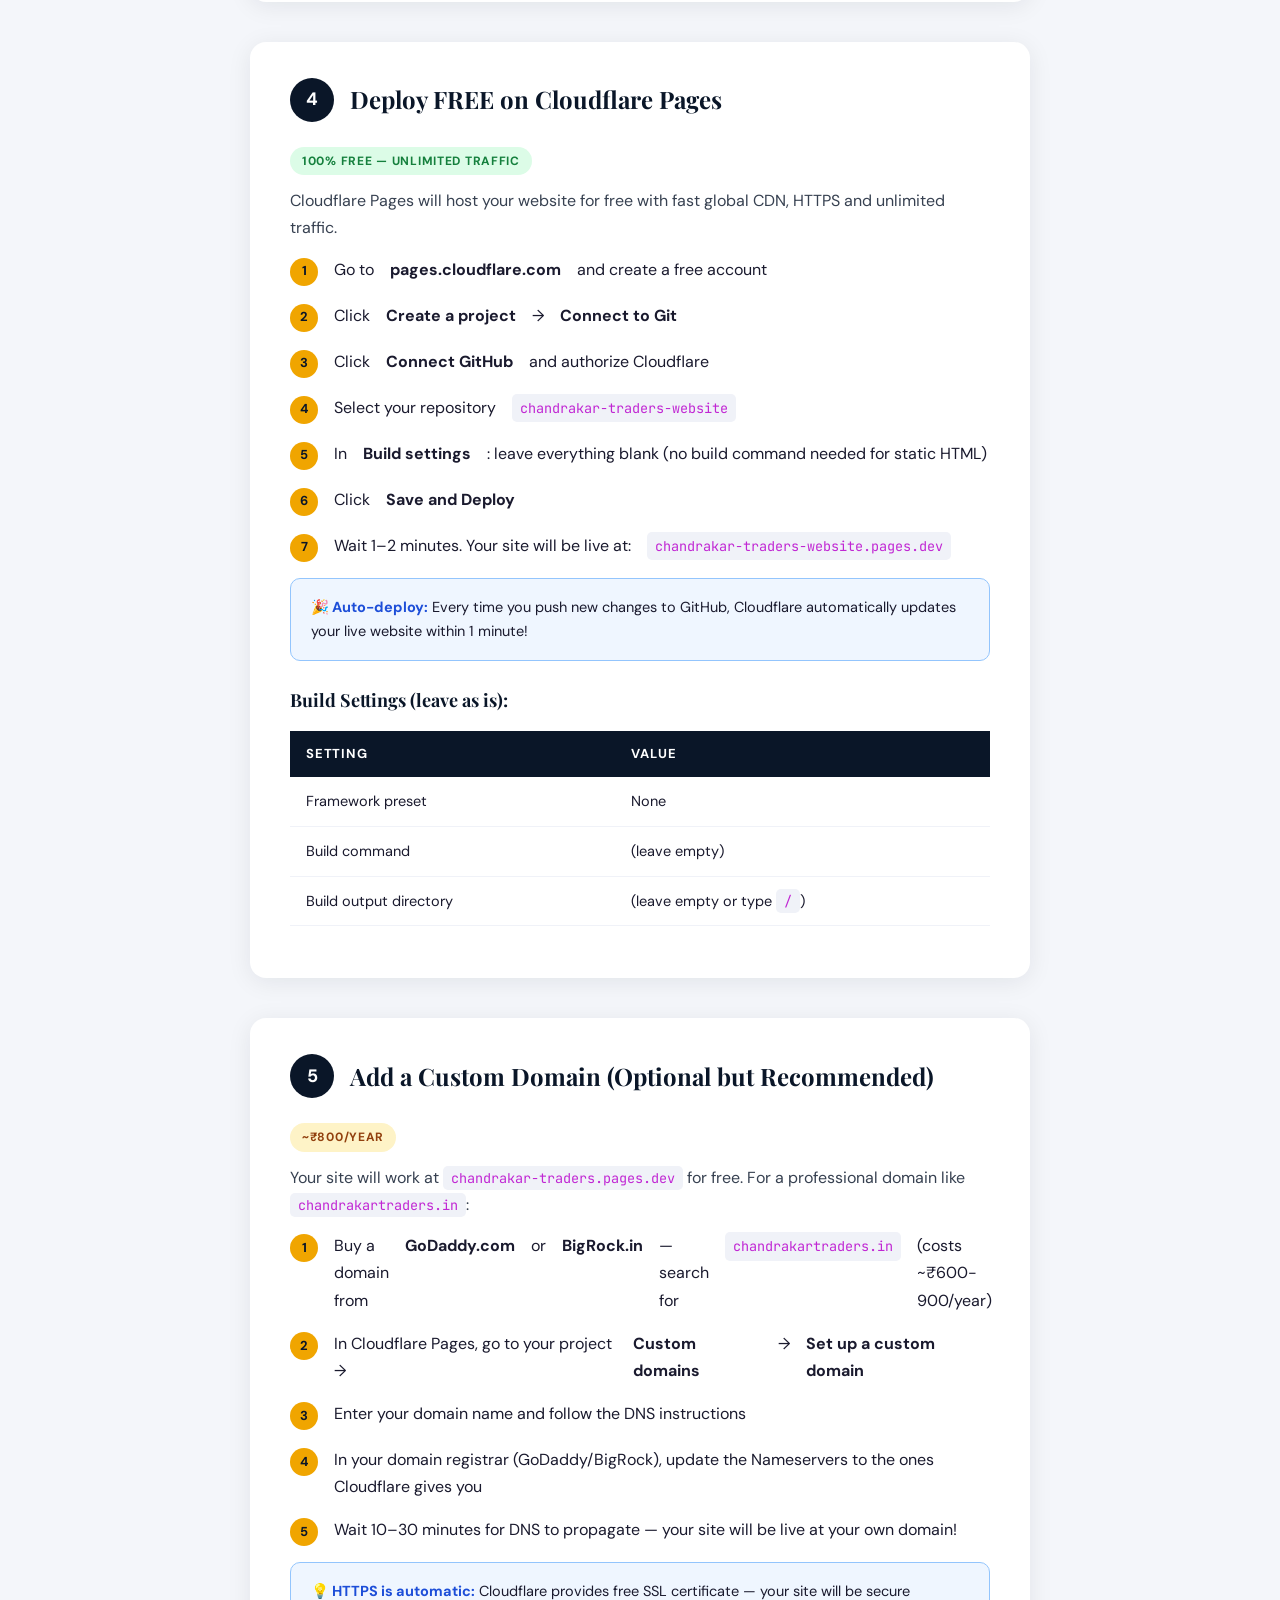
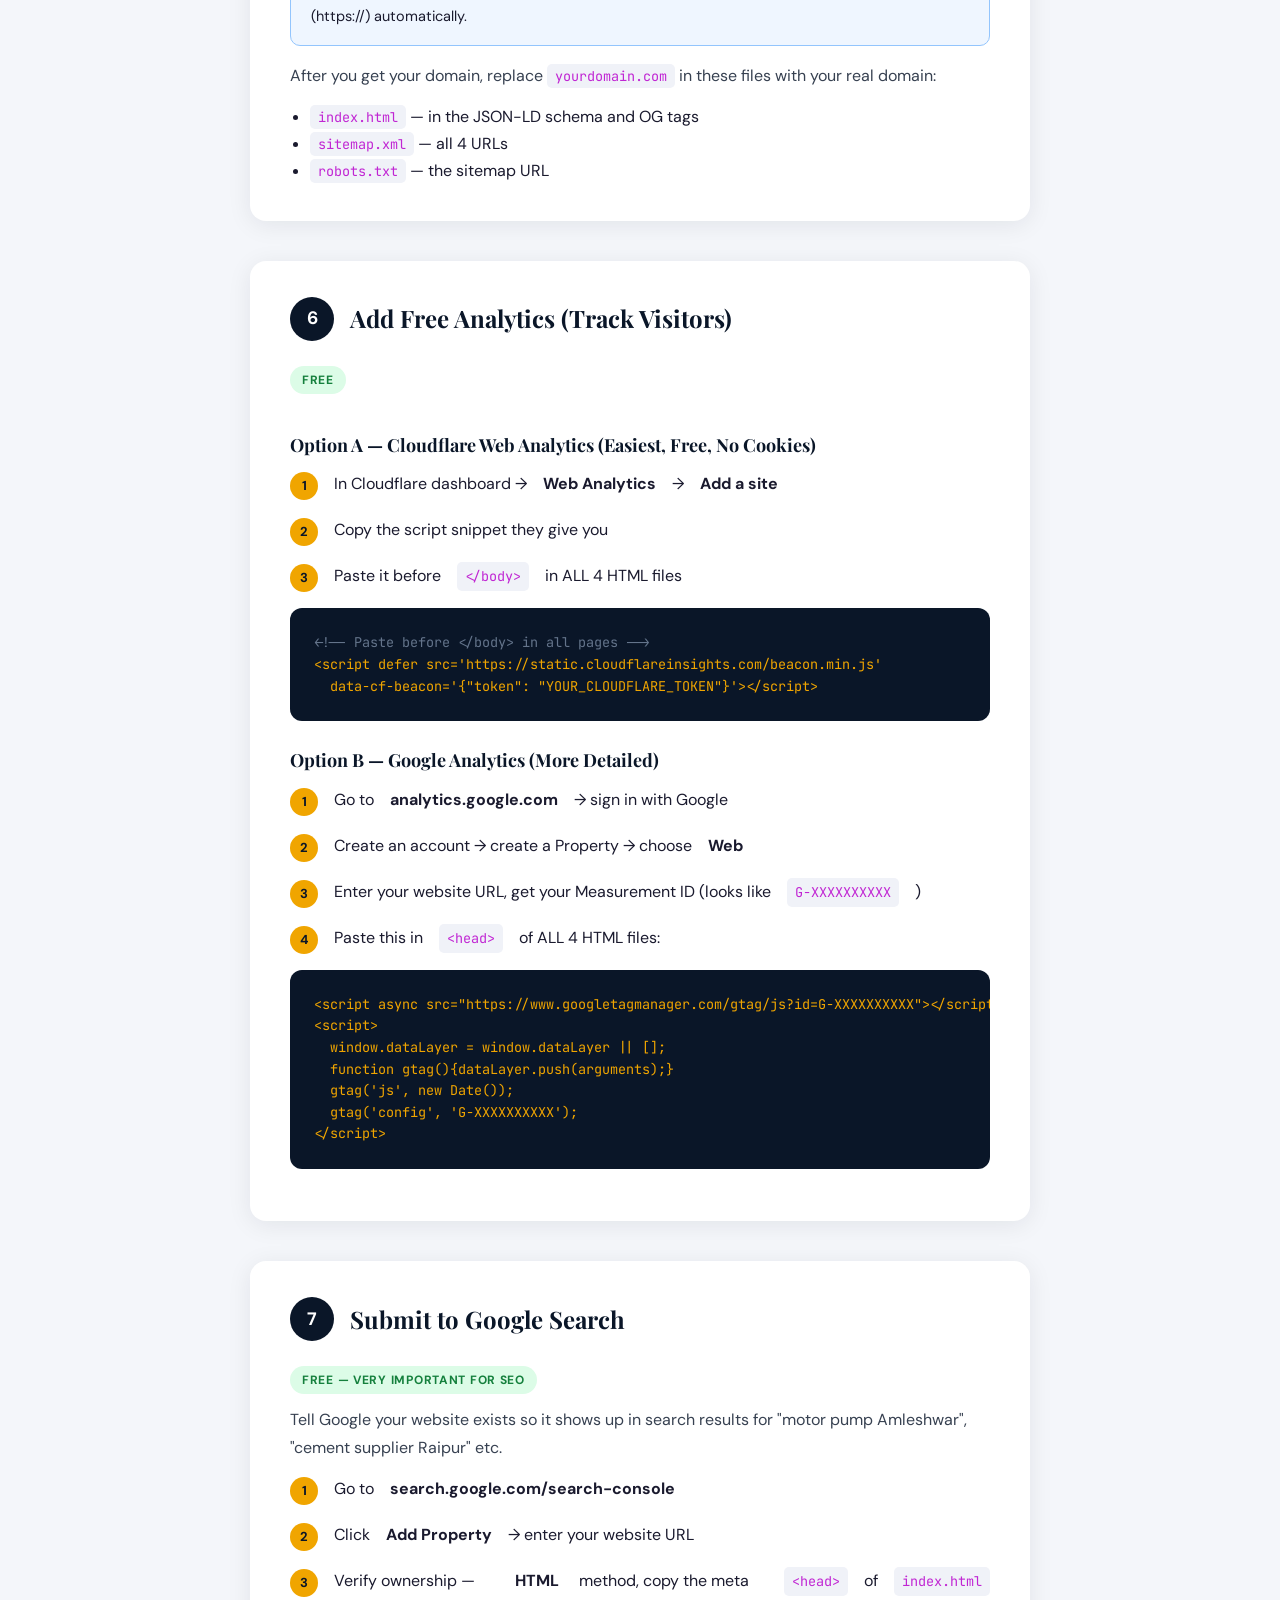
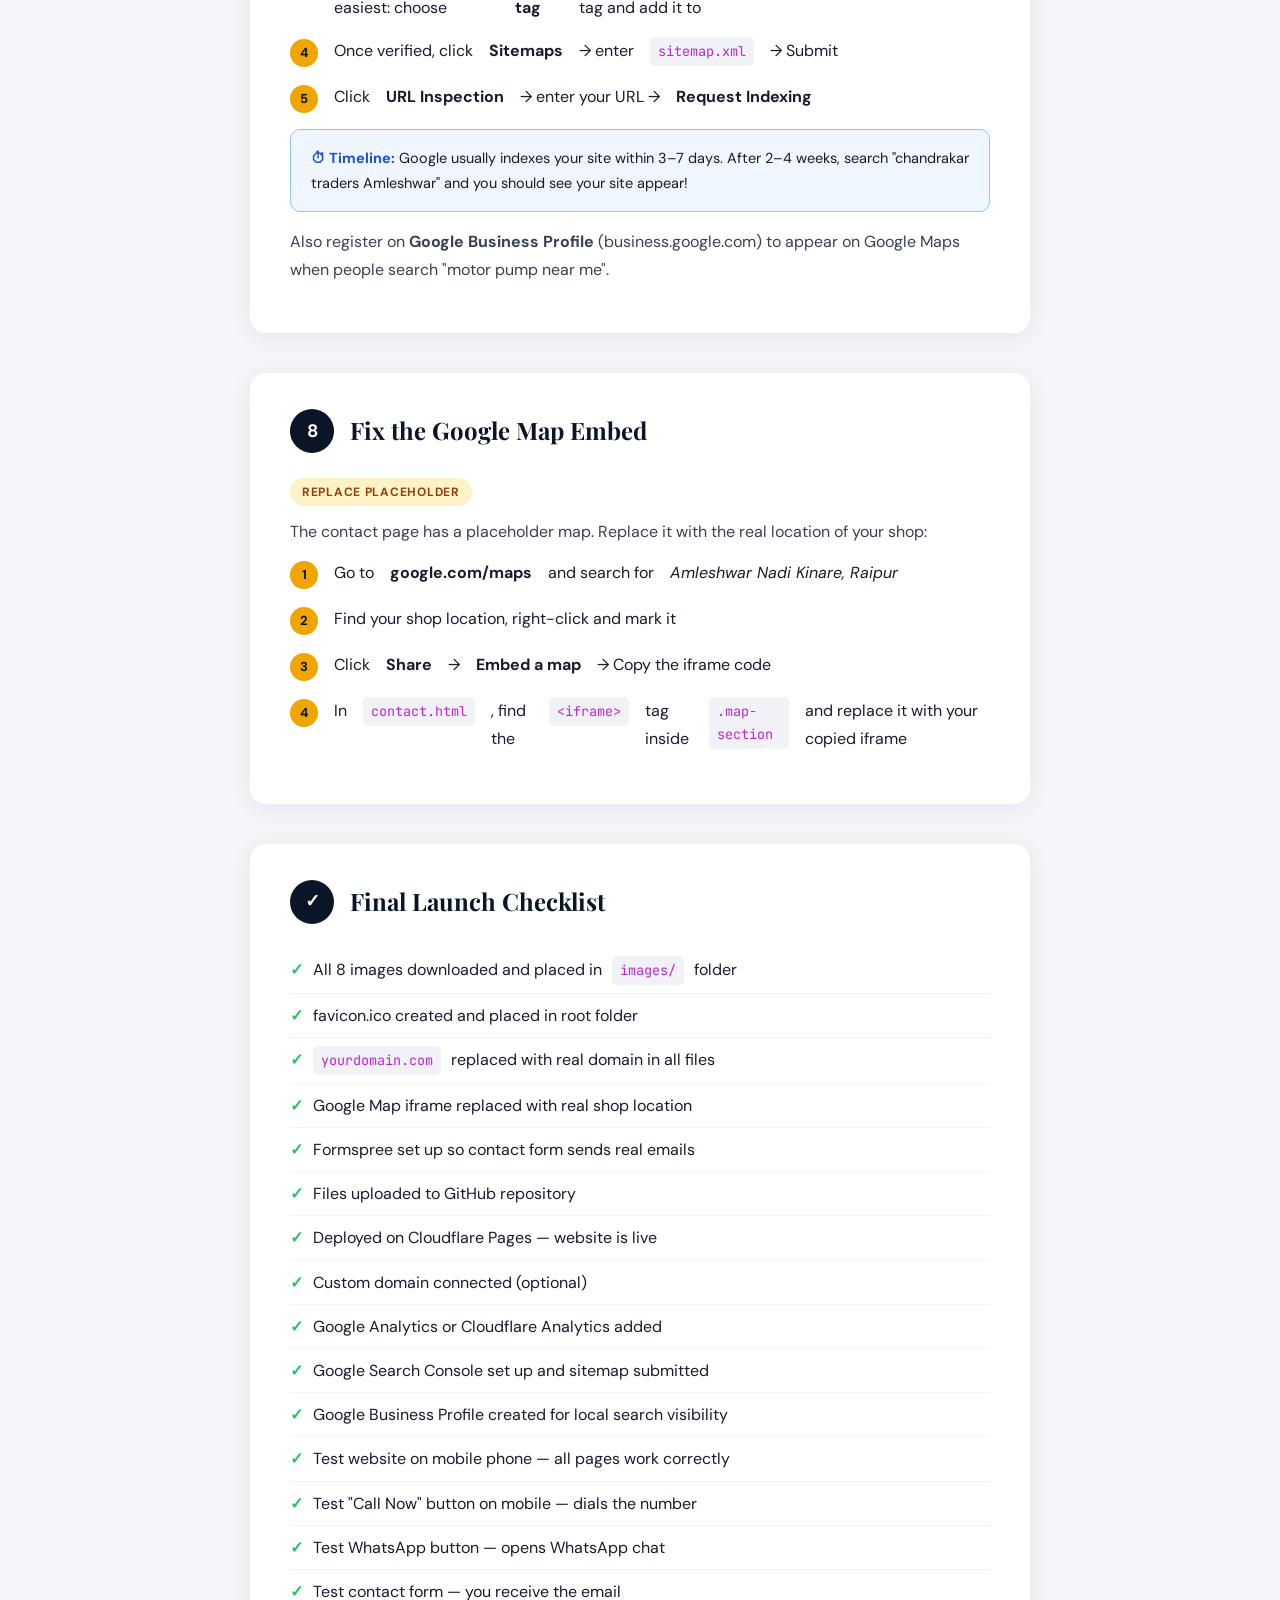
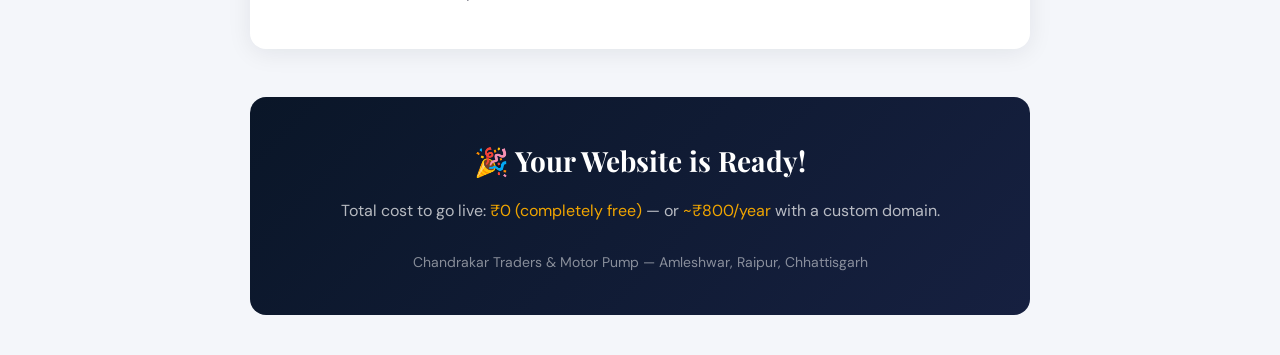
<file: DEPLOYMENT_GUIDE.html>
<!DOCTYPE html>
<html lang="en">
<head>
<meta charset="UTF-8">
<meta name="viewport" content="width=device-width, initial-scale=1.0">
<title>Deployment Guide — Chandrakar Traders Website</title>
<style>
  @import url('https://fonts.googleapis.com/css2?family=Playfair+Display:wght@700&family=DM+Sans:wght@400;500;600&family=JetBrains+Mono:wght@400;600&display=swap');
  :root {
    --navy:#0a1628;--gold:#f0a500;--light:#f4f6fa;--white:#fff;
    --green:#22c55e;--red:#ef4444;--blue:#3b82f6;
  }
  *{margin:0;padding:0;box-sizing:border-box;}
  body{font-family:'DM Sans',sans-serif;background:var(--light);color:#1a1a2e;line-height:1.7;}
  .header{background:var(--navy);padding:52px 48px;text-align:center;}
  .header h1{font-family:'Playfair Display',serif;font-size:40px;color:white;margin-bottom:12px;}
  .header h1 span{color:var(--gold);}
  .header p{color:rgba(255,255,255,0.65);font-size:16px;}
  .toc{background:white;max-width:820px;margin:40px auto;padding:36px 40px;border-radius:16px;box-shadow:0 4px 24px rgba(10,22,40,0.08);}
  .toc h2{font-family:'Playfair Display',serif;color:var(--navy);margin-bottom:20px;}
  .toc ol{padding-left:20px;}
  .toc li{margin-bottom:8px;}
  .toc a{color:var(--gold);font-weight:600;text-decoration:none;}
  .toc a:hover{text-decoration:underline;}
  .section{max-width:820px;margin:0 auto 40px;padding:0 20px;}
  .card{background:white;border-radius:16px;padding:36px 40px;box-shadow:0 4px 24px rgba(10,22,40,0.08);margin-bottom:24px;}
  .step-header{display:flex;align-items:center;gap:16px;margin-bottom:24px;}
  .step-num{width:44px;height:44px;background:var(--navy);color:white;border-radius:50%;display:flex;align-items:center;justify-content:center;font-weight:700;font-size:18px;flex-shrink:0;}
  .step-header h2{font-family:'Playfair Display',serif;color:var(--navy);font-size:24px;}
  p{margin-bottom:14px;color:#374151;}
  code{background:#f0f2f8;padding:3px 8px;border-radius:5px;font-family:'JetBrains Mono',monospace;font-size:13.5px;color:#c026d3;}
  pre{background:var(--navy);color:#e2e8f0;padding:24px;border-radius:12px;margin:16px 0;overflow-x:auto;font-family:'JetBrains Mono',monospace;font-size:13.5px;line-height:1.6;}
  pre .comment{color:#64748b;}
  pre .highlight{color:var(--gold);}
  .badge{display:inline-flex;align-items:center;gap:6px;padding:4px 12px;border-radius:20px;font-size:12px;font-weight:700;text-transform:uppercase;letter-spacing:0.06em;margin-bottom:12px;}
  .badge-green{background:#dcfce7;color:#15803d;}
  .badge-blue{background:#dbeafe;color:#1d4ed8;}
  .badge-gold{background:#fef3c7;color:#92400e;}
  .badge-red{background:#fee2e2;color:#991b1b;}
  ol.steps{padding-left:0;list-style:none;counter-reset:steps;}
  ol.steps li{counter-increment:steps;display:flex;gap:16px;margin-bottom:16px;align-items:flex-start;}
  ol.steps li::before{content:counter(steps);width:28px;height:28px;background:var(--gold);color:var(--navy);border-radius:50%;display:flex;align-items:center;justify-content:center;font-size:13px;font-weight:700;flex-shrink:0;margin-top:2px;}
  .checklist{list-style:none;padding:0;}
  .checklist li{padding:8px 0;border-bottom:1px solid #f0f2f8;display:flex;align-items:flex-start;gap:10px;}
  .checklist li:last-child{border:none;}
  .checklist li::before{content:'✓';color:var(--green);font-weight:700;flex-shrink:0;}
  .warning{background:#fffbeb;border:1px solid #fbbf24;border-radius:10px;padding:16px 20px;margin:16px 0;font-size:14.5px;}
  .warning strong{color:#92400e;}
  .tip{background:#eff6ff;border:1px solid #93c5fd;border-radius:10px;padding:16px 20px;margin:16px 0;font-size:14.5px;}
  .tip strong{color:#1d4ed8;}
  h3{font-family:'Playfair Display',serif;color:var(--navy);font-size:18px;margin:24px 0 10px;}
  table{width:100%;border-collapse:collapse;margin:16px 0;}
  th{background:var(--navy);color:white;padding:12px 16px;text-align:left;font-size:13px;text-transform:uppercase;letter-spacing:0.06em;}
  td{padding:12px 16px;border-bottom:1px solid #f0f2f8;font-size:14.5px;}
  tr:hover td{background:#fafbfc;}
  .final-box{background:linear-gradient(135deg,var(--navy),#162040);color:white;padding:40px;border-radius:16px;text-align:center;margin-top:48px;}
  .final-box h2{font-family:'Playfair Display',serif;font-size:28px;margin-bottom:12px;}
  .final-box p{color:rgba(255,255,255,0.7);margin-bottom:0;}
  .final-box span{color:var(--gold);}
</style>
</head>
<body>

<div class="header">
  <h1>Chandrakar Traders — <span>Deployment Guide</span></h1>
  <p>Complete step-by-step guide to publish your website free using GitHub + Cloudflare Pages</p>
</div>

<div class="toc">
  <h2>📋 Table of Contents</h2>
  <ol>
    <li><a href="#bugs">Bugs Fixed & Improvements Made</a></li>
    <li><a href="#images">Step 1 — Download Free Images</a></li>
    <li><a href="#form">Step 2 — Set Up Contact Form (Free)</a></li>
    <li><a href="#github">Step 3 — Upload to GitHub</a></li>
    <li><a href="#cloudflare">Step 4 — Deploy on Cloudflare Pages</a></li>
    <li><a href="#domain">Step 5 — Add a Custom Domain (Optional)</a></li>
    <li><a href="#analytics">Step 6 — Add Analytics (Free)</a></li>
    <li><a href="#seo">Step 7 — Submit to Google</a></li>
    <li><a href="#map">Step 8 — Fix the Google Map</a></li>
    <li><a href="#checklist">Final Launch Checklist</a></li>
  </ol>
</div>

<!-- BUGS FIXED -->
<div class="section" id="bugs">
  <div class="card">
    <div class="step-header">
      <div class="step-num">🔧</div>
      <h2>Bugs Fixed & Improvements Made</h2>
    </div>
    <span class="badge badge-green">✓ All Fixed</span>
    <ul class="checklist">
      <li><strong>Mobile nav broken</strong> — Added working hamburger menu with smooth open/close animation</li>
      <li><strong>No active nav state</strong> — Added JS to highlight current page in nav automatically</li>
      <li><strong>Contact form did nothing</strong> — Added form handling with success message and validation</li>
      <li><strong>Missing alt tags</strong> — All images now have descriptive alt text for SEO and accessibility</li>
      <li><strong>Missing lazy loading</strong> — All images now use <code>loading="lazy"</code></li>
      <li><strong>No favicon link</strong> — Added <code>&lt;link rel="icon"&gt;</code> to all pages</li>
      <li><strong>No Google Fonts</strong> — Added Playfair Display + DM Sans for professional typography</li>
      <li><strong>Nav not sticky</strong> — Nav is now sticky/fixed at top with scroll shadow effect</li>
      <li><strong>No scroll-to-top</strong> — Added floating scroll-to-top button</li>
      <li><strong>Inconsistent footer</strong> — All pages now have the same complete footer</li>
      <li><strong>Missing breadcrumbs</strong> — Added breadcrumb navigation on inner pages</li>
      <li><strong>Form had no product selector</strong> — Contact form now has a product dropdown</li>
      <li><strong>robots.txt missing</strong> — Created robots.txt pointing to sitemap</li>
      <li><strong>No scroll reveal animations</strong> — Cards and sections animate in on scroll</li>
      <li><strong>Open Graph tags missing</strong> — Added to all pages for social sharing</li>
      <li><strong>About page missing values section</strong> — Added "Why Choose Us" with 4 value cards</li>
      <li><strong>Products page had no CTA</strong> — Added call-to-action section at bottom of products</li>
    </ul>
  </div>
</div>

<!-- STEP 1: IMAGES -->
<div class="section" id="images">
  <div class="card">
    <div class="step-header">
      <div class="step-num">1</div>
      <h2>Download Free Images</h2>
    </div>
    <span class="badge badge-blue">Free</span>
    <p>The website references these image files in the <code>images/</code> folder. Download free images for each:</p>
    <table>
      <tr><th>File Name</th><th>Search Term</th><th>Best Site</th></tr>
      <tr><td><code>banner.jpg</code></td><td>construction site aerial India</td><td>unsplash.com</td></tr>
      <tr><td><code>shop.jpg</code></td><td>hardware store building materials</td><td>pexels.com</td></tr>
      <tr><td><code>motor.jpg</code></td><td>submersible water pump borewell</td><td>pixabay.com</td></tr>
      <tr><td><code>sand.jpg</code></td><td>river sand construction pile</td><td>unsplash.com</td></tr>
      <tr><td><code>rocks.jpg</code></td><td>crushed stone aggregate gitti</td><td>pexels.com</td></tr>
      <tr><td><code>rods.jpg</code></td><td>TMT steel rods bars construction</td><td>pixabay.com</td></tr>
      <tr><td><code>cement.jpg</code></td><td>cement bags stacked construction</td><td>unsplash.com</td></tr>
      <tr><td><code>murum.jpg</code></td><td>red soil earth filling construction</td><td>pexels.com</td></tr>
    </table>
    <div class="tip"><strong>💡 Tip:</strong> After downloading, rename each file exactly as shown above and place inside the <code>images/</code> folder. Keep image sizes under 400KB for fast loading — use <a href="https://squoosh.app" target="_blank">squoosh.app</a> to compress them free.</div>
    <p>Also create a simple favicon: go to <strong>favicon.io</strong>, type "CT", choose navy blue background, download and place <code>favicon.ico</code> in the root folder.</p>
  </div>
</div>

<!-- STEP 2: FORM -->
<div class="section" id="form">
  <div class="card">
    <div class="step-header">
      <div class="step-num">2</div>
      <h2>Set Up Contact Form to Receive Emails (Free)</h2>
    </div>
    <span class="badge badge-green">Free — Formspree</span>
    <p>Currently the form shows a success message but doesn't actually send you an email. Fix this in 5 minutes using <strong>Formspree</strong> (free, no server needed):</p>
    <ol class="steps">
      <li>Go to <strong>formspree.io</strong> and sign up free</li>
      <li>Click <strong>New Form</strong>, enter your email address</li>
      <li>Copy your form endpoint — it looks like: <code>https://formspree.io/f/xabc1234</code></li>
      <li>Open <code>contact.html</code> and find this line in <code>script.js</code>:</li>
    </ol>
    <pre><span class="comment">// In js/script.js — replace the setTimeout with a real fetch:</span>

form?.addEventListener('submit', async (e) => {
  e.preventDefault();
  const btn = form.querySelector('.btn-submit');
  btn.textContent = 'Sending…';
  btn.disabled = true;

  const data = new FormData(form);

  <span class="highlight">const response = await fetch('https://formspree.io/f/YOUR_FORM_ID', {
    method: 'POST',
    body: data,
    headers: { 'Accept': 'application/json' }
  });</span>

  if (response.ok) {
    form.reset();
    formSuccess.style.display = 'block';
    formSuccess.textContent = '✓ Message sent! We will contact you soon.';
    btn.textContent = 'Send Message →';
    btn.disabled = false;
  }
});</pre>
    <div class="tip"><strong>💡 Free plan:</strong> Formspree free plan allows 50 form submissions per month — more than enough to start.</div>
  </div>
</div>

<!-- STEP 3: GITHUB -->
<div class="section" id="github">
  <div class="card">
    <div class="step-header">
      <div class="step-num">3</div>
      <h2>Upload Your Website to GitHub</h2>
    </div>
    <span class="badge badge-blue">Required for Deployment</span>
    <p>GitHub stores your website files so Cloudflare can publish them.</p>
    <ol class="steps">
      <li>Go to <strong>github.com</strong> and create a free account if you don't have one</li>
      <li>Click the <strong>+</strong> button (top right) → <strong>New repository</strong></li>
      <li>Name it <code>chandrakar-traders-website</code>, set it to <strong>Public</strong>, click <strong>Create repository</strong></li>
      <li>Install <strong>GitHub Desktop</strong> from <strong>desktop.github.com</strong> (easiest way — no command line needed)</li>
      <li>Open GitHub Desktop → <strong>Add an Existing Repository</strong> → select your website folder</li>
      <li>Click <strong>Publish repository</strong> to push your files to GitHub</li>
    </ol>
    <div class="warning"><strong>⚠️ Important:</strong> Make sure your folder has this exact structure before uploading: <code>index.html</code>, <code>about.html</code>, <code>products.html</code>, <code>contact.html</code>, <code>css/style.css</code>, <code>js/script.js</code>, <code>images/</code> (with all photos), <code>sitemap.xml</code>, <code>robots.txt</code></div>
    <h3>Or use the Command Line:</h3>
    <pre>cd your-website-folder

git init
git add .
git commit -m "Initial website upload"
git branch -M main
git remote add origin https://github.com/YOUR_USERNAME/chandrakar-traders-website.git
git push -u origin main</pre>
  </div>
</div>

<!-- STEP 4: CLOUDFLARE -->
<div class="section" id="cloudflare">
  <div class="card">
    <div class="step-header">
      <div class="step-num">4</div>
      <h2>Deploy FREE on Cloudflare Pages</h2>
    </div>
    <span class="badge badge-green">100% Free — Unlimited Traffic</span>
    <p>Cloudflare Pages will host your website for free with fast global CDN, HTTPS and unlimited traffic.</p>
    <ol class="steps">
      <li>Go to <strong>pages.cloudflare.com</strong> and create a free account</li>
      <li>Click <strong>Create a project</strong> → <strong>Connect to Git</strong></li>
      <li>Click <strong>Connect GitHub</strong> and authorize Cloudflare</li>
      <li>Select your repository <code>chandrakar-traders-website</code></li>
      <li>In <strong>Build settings</strong>: leave everything blank (no build command needed for static HTML)</li>
      <li>Click <strong>Save and Deploy</strong></li>
      <li>Wait 1–2 minutes. Your site will be live at: <code>chandrakar-traders-website.pages.dev</code></li>
    </ol>
    <div class="tip"><strong>🎉 Auto-deploy:</strong> Every time you push new changes to GitHub, Cloudflare automatically updates your live website within 1 minute!</div>
    <h3>Build Settings (leave as is):</h3>
    <table>
      <tr><th>Setting</th><th>Value</th></tr>
      <tr><td>Framework preset</td><td>None</td></tr>
      <tr><td>Build command</td><td>(leave empty)</td></tr>
      <tr><td>Build output directory</td><td>(leave empty or type <code>/</code>)</td></tr>
    </table>
  </div>
</div>

<!-- STEP 5: CUSTOM DOMAIN -->
<div class="section" id="domain">
  <div class="card">
    <div class="step-header">
      <div class="step-num">5</div>
      <h2>Add a Custom Domain (Optional but Recommended)</h2>
    </div>
    <span class="badge badge-gold">~₹800/year</span>
    <p>Your site will work at <code>chandrakar-traders.pages.dev</code> for free. For a professional domain like <code>chandrakartraders.in</code>:</p>
    <ol class="steps">
      <li>Buy a domain from <strong>GoDaddy.com</strong> or <strong>BigRock.in</strong> — search for <code>chandrakartraders.in</code> (costs ~₹600-900/year)</li>
      <li>In Cloudflare Pages, go to your project → <strong>Custom domains</strong> → <strong>Set up a custom domain</strong></li>
      <li>Enter your domain name and follow the DNS instructions</li>
      <li>In your domain registrar (GoDaddy/BigRock), update the Nameservers to the ones Cloudflare gives you</li>
      <li>Wait 10–30 minutes for DNS to propagate — your site will be live at your own domain!</li>
    </ol>
    <div class="tip"><strong>💡 HTTPS is automatic:</strong> Cloudflare provides free SSL certificate — your site will be secure (https://) automatically.</div>
    <p>After you get your domain, replace <code>yourdomain.com</code> in these files with your real domain:</p>
    <ul style="padding-left:20px;margin-top:8px;">
      <li><code>index.html</code> — in the JSON-LD schema and OG tags</li>
      <li><code>sitemap.xml</code> — all 4 URLs</li>
      <li><code>robots.txt</code> — the sitemap URL</li>
    </ul>
  </div>
</div>

<!-- STEP 6: ANALYTICS -->
<div class="section" id="analytics">
  <div class="card">
    <div class="step-header">
      <div class="step-num">6</div>
      <h2>Add Free Analytics (Track Visitors)</h2>
    </div>
    <span class="badge badge-green">Free</span>
    <h3>Option A — Cloudflare Web Analytics (Easiest, Free, No Cookies)</h3>
    <ol class="steps">
      <li>In Cloudflare dashboard → <strong>Web Analytics</strong> → <strong>Add a site</strong></li>
      <li>Copy the script snippet they give you</li>
      <li>Paste it before <code>&lt;/body&gt;</code> in ALL 4 HTML files</li>
    </ol>
    <pre><span class="comment">&lt;!-- Paste before &lt;/body&gt; in all pages --&gt;</span>
<span class="highlight">&lt;script defer src='https://static.cloudflareinsights.com/beacon.min.js'
  data-cf-beacon='{"token": "YOUR_CLOUDFLARE_TOKEN"}'&gt;&lt;/script&gt;</span></pre>

    <h3>Option B — Google Analytics (More Detailed)</h3>
    <ol class="steps">
      <li>Go to <strong>analytics.google.com</strong> → sign in with Google</li>
      <li>Create an account → create a Property → choose <strong>Web</strong></li>
      <li>Enter your website URL, get your Measurement ID (looks like <code>G-XXXXXXXXXX</code>)</li>
      <li>Paste this in <code>&lt;head&gt;</code> of ALL 4 HTML files:</li>
    </ol>
    <pre><span class="highlight">&lt;script async src="https://www.googletagmanager.com/gtag/js?id=G-XXXXXXXXXX"&gt;&lt;/script&gt;
&lt;script&gt;
  window.dataLayer = window.dataLayer || [];
  function gtag(){dataLayer.push(arguments);}
  gtag('js', new Date());
  gtag('config', 'G-XXXXXXXXXX');
&lt;/script&gt;</span></pre>
  </div>
</div>

<!-- STEP 7: GOOGLE -->
<div class="section" id="seo">
  <div class="card">
    <div class="step-header">
      <div class="step-num">7</div>
      <h2>Submit to Google Search</h2>
    </div>
    <span class="badge badge-green">Free — Very Important for SEO</span>
    <p>Tell Google your website exists so it shows up in search results for "motor pump Amleshwar", "cement supplier Raipur" etc.</p>
    <ol class="steps">
      <li>Go to <strong>search.google.com/search-console</strong></li>
      <li>Click <strong>Add Property</strong> → enter your website URL</li>
      <li>Verify ownership — easiest: choose <strong>HTML tag</strong> method, copy the meta tag and add it to <code>&lt;head&gt;</code> of <code>index.html</code></li>
      <li>Once verified, click <strong>Sitemaps</strong> → enter <code>sitemap.xml</code> → Submit</li>
      <li>Click <strong>URL Inspection</strong> → enter your URL → <strong>Request Indexing</strong></li>
    </ol>
    <div class="tip"><strong>⏱ Timeline:</strong> Google usually indexes your site within 3–7 days. After 2–4 weeks, search "chandrakar traders Amleshwar" and you should see your site appear!</div>
    <p>Also register on <strong>Google Business Profile</strong> (business.google.com) to appear on Google Maps when people search "motor pump near me".</p>
  </div>
</div>

<!-- STEP 8: MAP -->
<div class="section" id="map">
  <div class="card">
    <div class="step-header">
      <div class="step-num">8</div>
      <h2>Fix the Google Map Embed</h2>
    </div>
    <span class="badge badge-gold">Replace Placeholder</span>
    <p>The contact page has a placeholder map. Replace it with the real location of your shop:</p>
    <ol class="steps">
      <li>Go to <strong>google.com/maps</strong> and search for <em>Amleshwar Nadi Kinare, Raipur</em></li>
      <li>Find your shop location, right-click and mark it</li>
      <li>Click <strong>Share</strong> → <strong>Embed a map</strong> → Copy the iframe code</li>
      <li>In <code>contact.html</code>, find the <code>&lt;iframe&gt;</code> tag inside <code>.map-section</code> and replace it with your copied iframe</li>
    </ol>
  </div>
</div>

<!-- FINAL CHECKLIST -->
<div class="section" id="checklist">
  <div class="card">
    <div class="step-header">
      <div class="step-num">✓</div>
      <h2>Final Launch Checklist</h2>
    </div>
    <ul class="checklist">
      <li>All 8 images downloaded and placed in <code>images/</code> folder</li>
      <li>favicon.ico created and placed in root folder</li>
      <li><code>yourdomain.com</code> replaced with real domain in all files</li>
      <li>Google Map iframe replaced with real shop location</li>
      <li>Formspree set up so contact form sends real emails</li>
      <li>Files uploaded to GitHub repository</li>
      <li>Deployed on Cloudflare Pages — website is live</li>
      <li>Custom domain connected (optional)</li>
      <li>Google Analytics or Cloudflare Analytics added</li>
      <li>Google Search Console set up and sitemap submitted</li>
      <li>Google Business Profile created for local search visibility</li>
      <li>Test website on mobile phone — all pages work correctly</li>
      <li>Test "Call Now" button on mobile — dials the number</li>
      <li>Test WhatsApp button — opens WhatsApp chat</li>
      <li>Test contact form — you receive the email</li>
    </ul>
  </div>

  <div class="final-box">
    <h2>🎉 Your Website is Ready!</h2>
    <p>Total cost to go live: <span>₹0 (completely free)</span> — or <span>~₹800/year</span> with a custom domain.</p>
    <br>
    <p style="font-size:14px;color:rgba(255,255,255,0.5);">Chandrakar Traders & Motor Pump — Amleshwar, Raipur, Chhattisgarh</p>
  </div>
</div>

</body>
</html>
</file>
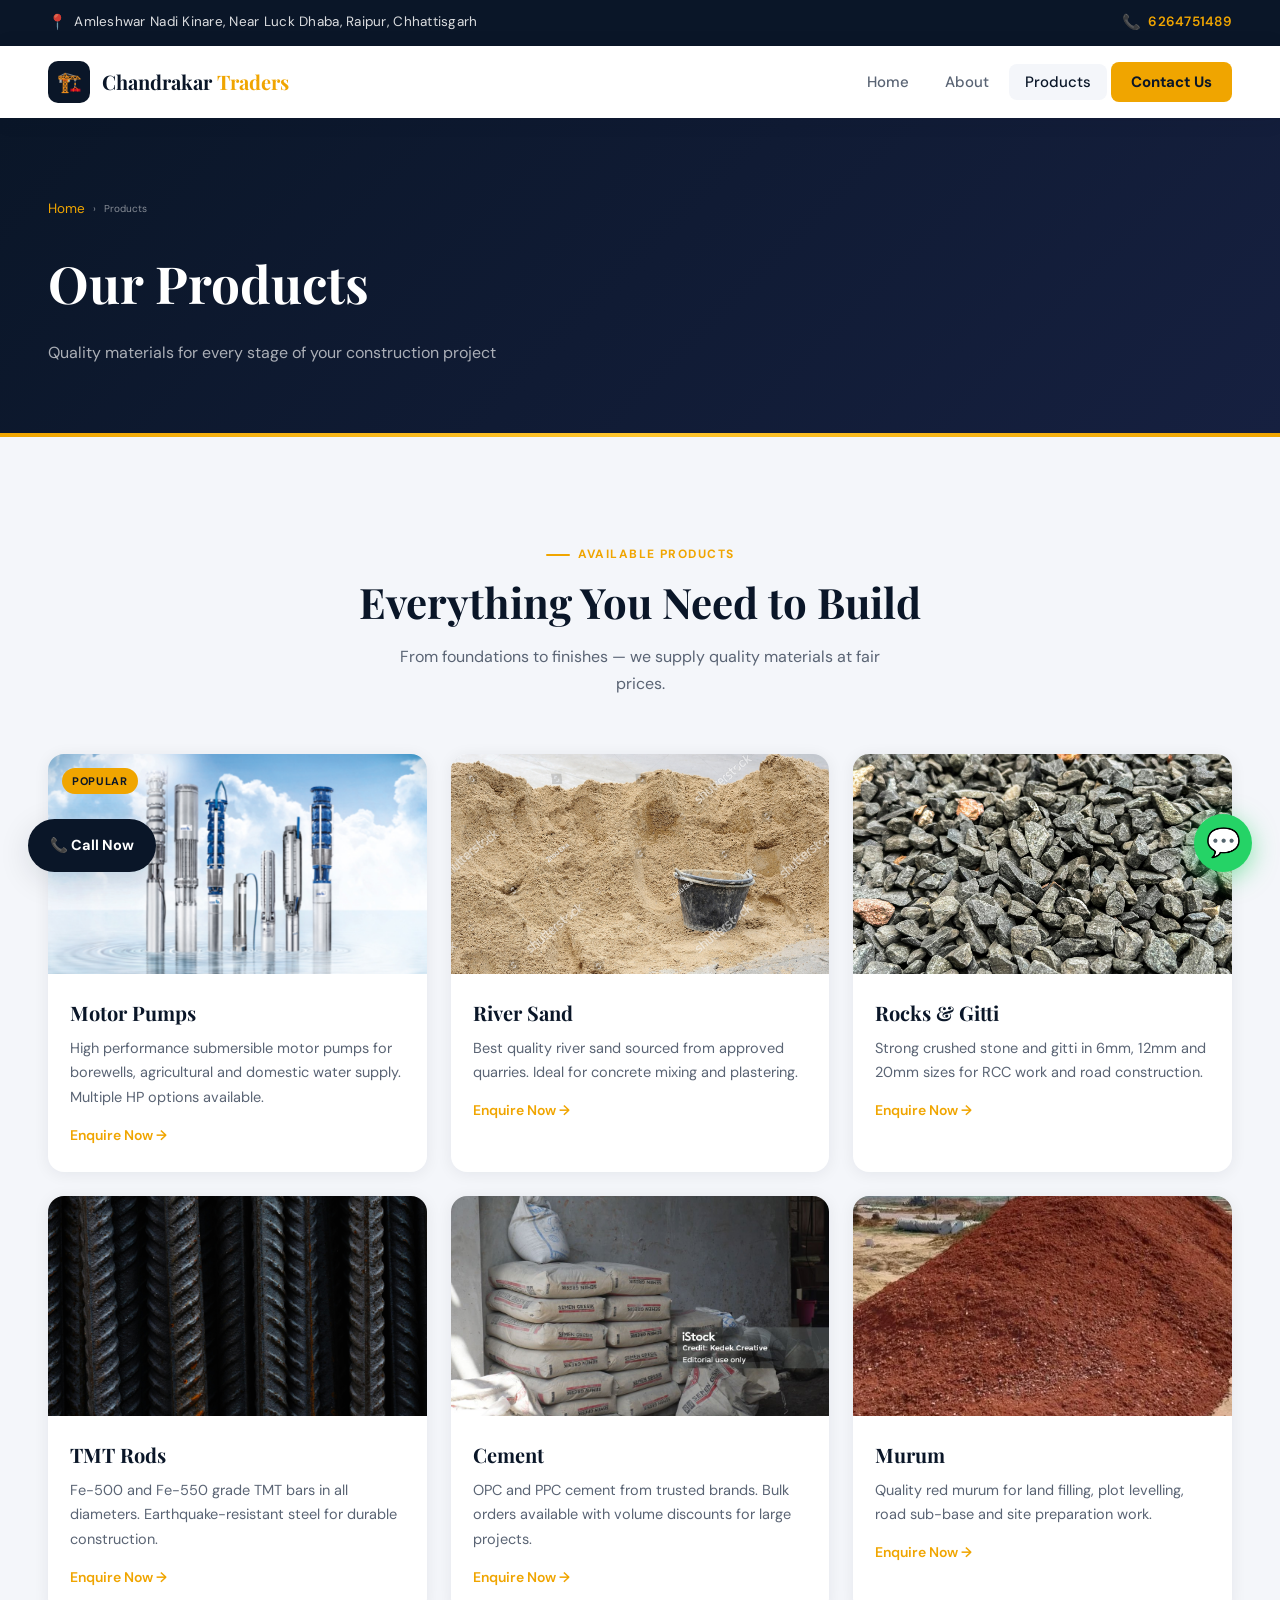
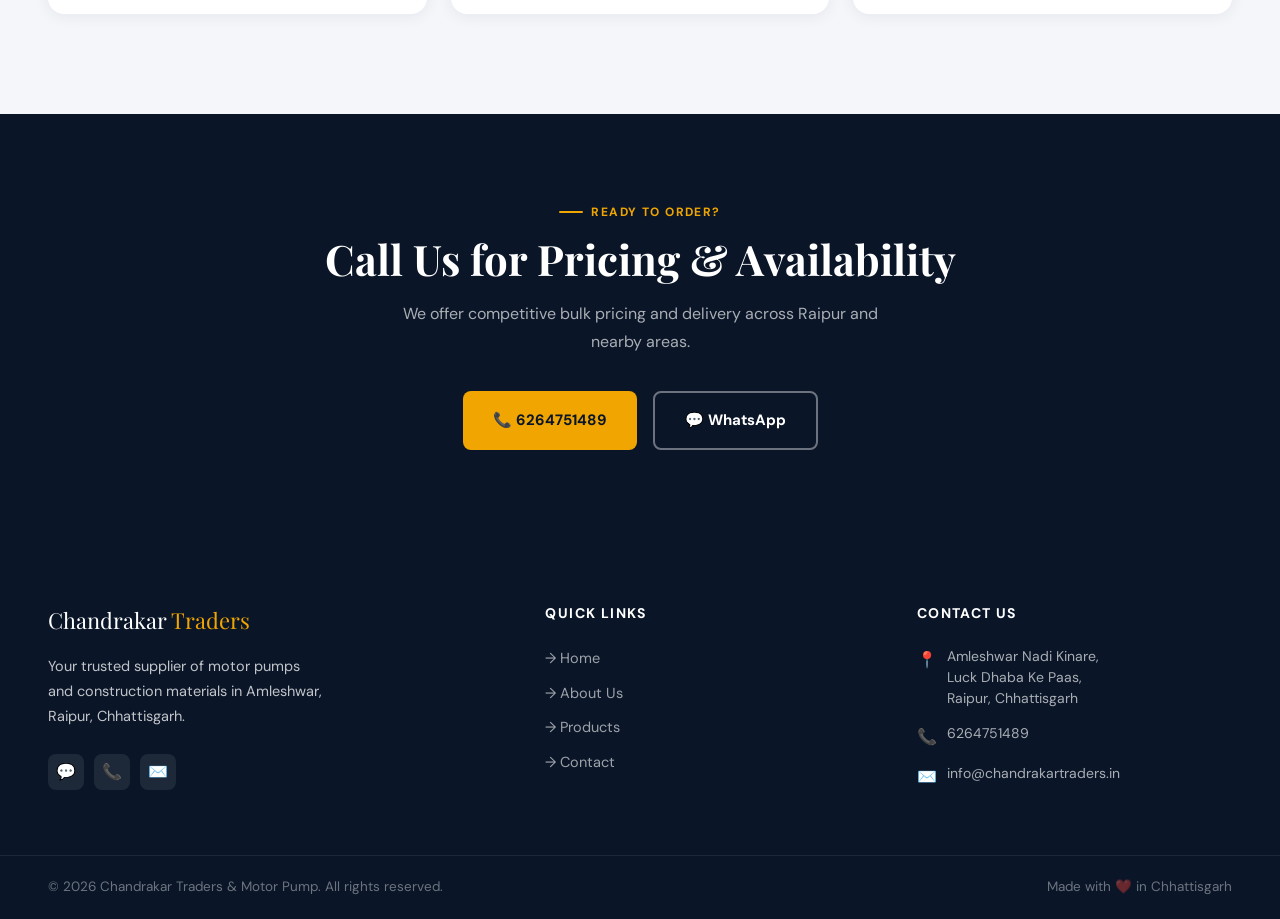
<file: products.html>
<!DOCTYPE html>
<html lang="en">
<head>
  <meta charset="UTF-8">
  <meta name="viewport" content="width=device-width, initial-scale=1.0">
  <title>Products | Chandrakar Traders & Motor Pump</title>
  <meta name="description" content="Motor pumps, sand, cement, TMT rods, rocks and murum — quality construction materials at affordable prices in Amleshwar, Raipur.">
  <meta property="og:title" content="Products | Chandrakar Traders & Motor Pump">
  <meta property="og:description" content="Motor pump, sand, cement, rods, rocks and murum supplier in Amleshwar, Raipur.">
  <meta property="og:image" content="https://yourdomain.com/images/motor.jpg">
  <link rel="icon" href="favicon.ico" type="image/x-icon">
  <link rel="preconnect" href="https://fonts.googleapis.com">
  <link rel="preconnect" href="https://fonts.gstatic.com" crossorigin>
  <link href="https://fonts.googleapis.com/css2?family=Playfair+Display:wght@700;900&family=DM+Sans:wght@400;500;600&display=swap" rel="stylesheet">
  <link rel="stylesheet" href="css/style.css">
</head>
<body>

  <div class="topbar">
    <span><span class="icon">📍</span> Amleshwar Nadi Kinare, Near Luck Dhaba, Raipur, Chhattisgarh</span>
    <span><span class="icon">📞</span> <a href="tel:+916264751489">6264751489</a></span>
  </div>

  <nav>
    <div class="logo">
      <div class="logo-icon">🏗️</div>
      <h1>Chandrakar <span>Traders</span></h1>
    </div>
    <button class="hamburger" aria-label="Toggle menu">
      <span></span><span></span><span></span>
    </button>
    <ul>
      <li><a href="index.html">Home</a></li>
      <li><a href="about.html">About</a></li>
      <li><a href="products.html">Products</a></li>
      <li><a href="contact.html" class="nav-cta">Contact Us</a></li>
    </ul>
  </nav>

  <!-- Page Banner -->
  <section class="page-banner">
    <div class="breadcrumb">
      <a href="index.html">Home</a>
      <span>›</span>
      <span>Products</span>
    </div>
    <h2>Our Products</h2>
    <p>Quality materials for every stage of your construction project</p>
  </section>

  <!-- Products Grid -->
  <section class="products">
    <div class="products-header">
      <div class="section-label">Available Products</div>
      <h2 class="section-title">Everything You Need to Build</h2>
      <p class="section-sub">From foundations to finishes — we supply quality materials at fair prices.</p>
    </div>
    <div class="product-grid">
      <div class="card">
        <div class="card-img">
          <img src="images/motor.jpg" alt="Submersible Motor Pump" loading="lazy">
          <span class="card-tag">Popular</span>
        </div>
        <div class="card-body">
          <h3>Motor Pumps</h3>
          <p>High performance submersible motor pumps for borewells, agricultural and domestic water supply. Multiple HP options available.</p>
          <a href="contact.html" class="card-link">Enquire Now →</a>
        </div>
      </div>
      <div class="card">
        <div class="card-img">
          <img src="images/sand.jpg" alt="River Sand" loading="lazy">
        </div>
        <div class="card-body">
          <h3>River Sand</h3>
          <p>Best quality river sand sourced from approved quarries. Ideal for concrete mixing and plastering.</p>
          <a href="contact.html" class="card-link">Enquire Now →</a>
        </div>
      </div>
      <div class="card">
        <div class="card-img">
          <img src="images/rocks.jpg" alt="Gitti / Crushed Stone" loading="lazy">
        </div>
        <div class="card-body">
          <h3>Rocks & Gitti</h3>
          <p>Strong crushed stone and gitti in 6mm, 12mm and 20mm sizes for RCC work and road construction.</p>
          <a href="contact.html" class="card-link">Enquire Now →</a>
        </div>
      </div>
      <div class="card">
        <div class="card-img">
          <img src="images/rods.jpg" alt="TMT Steel Rods" loading="lazy">
        </div>
        <div class="card-body">
          <h3>TMT Rods</h3>
          <p>Fe-500 and Fe-550 grade TMT bars in all diameters. Earthquake-resistant steel for durable construction.</p>
          <a href="contact.html" class="card-link">Enquire Now →</a>
        </div>
      </div>
      <div class="card">
        <div class="card-img">
          <img src="images/cement.jpg" alt="Cement Bags" loading="lazy">
        </div>
        <div class="card-body">
          <h3>Cement</h3>
          <p>OPC and PPC cement from trusted brands. Bulk orders available with volume discounts for large projects.</p>
          <a href="contact.html" class="card-link">Enquire Now →</a>
        </div>
      </div>
      <div class="card">
        <div class="card-img">
          <img src="images/murum.jpg" alt="Murum Filling" loading="lazy">
        </div>
        <div class="card-body">
          <h3>Murum</h3>
          <p>Quality red murum for land filling, plot levelling, road sub-base and site preparation work.</p>
          <a href="contact.html" class="card-link">Enquire Now →</a>
        </div>
      </div>
    </div>
  </section>

  <!-- CTA -->
  <section style="background:var(--navy);padding:80px 48px;text-align:center;">
    <div class="section-label" style="justify-content:center;color:var(--gold);">Ready to Order?</div>
    <h2 class="section-title" style="color:white;margin-bottom:16px;">Call Us for Pricing & Availability</h2>
    <p style="color:rgba(255,255,255,0.65);max-width:480px;margin:0 auto 36px;">We offer competitive bulk pricing and delivery across Raipur and nearby areas.</p>
    <div style="display:flex;gap:16px;justify-content:center;flex-wrap:wrap;">
      <a href="tel:+916264751489" class="btn btn-primary">📞 6264751489</a>
      <a href="https://wa.me/916264751489" class="btn btn-outline" target="_blank" rel="noopener" style="color:white;border-color:rgba(255,255,255,0.4);">💬 WhatsApp</a>
    </div>
  </section>

  <footer>
    <div class="footer-top">
      <div class="footer-brand">
        <div class="logo-text">Chandrakar <span>Traders</span></div>
        <p>Your trusted supplier of motor pumps and construction materials in Amleshwar, Raipur, Chhattisgarh.</p>
        <div class="footer-social">
          <a href="https://wa.me/916264751489" class="social-link" target="_blank" rel="noopener">💬</a>
          <a href="tel:+916264751489" class="social-link">📞</a>
          <a href="mailto:info@chandrakartraders.in" class="social-link">✉️</a>
        </div>
      </div>
      <div class="footer-col">
        <h4>Quick Links</h4>
        <ul class="footer-links">
          <li><a href="index.html">→ Home</a></li>
          <li><a href="about.html">→ About Us</a></li>
          <li><a href="products.html">→ Products</a></li>
          <li><a href="contact.html">→ Contact</a></li>
        </ul>
      </div>
      <div class="footer-col">
        <h4>Contact Us</h4>
        <div class="footer-contact-item">
          <span class="fci">📍</span>
          <span>Amleshwar Nadi Kinare,<br>Luck Dhaba Ke Paas,<br>Raipur, Chhattisgarh</span>
        </div>
        <div class="footer-contact-item">
          <span class="fci">📞</span>
          <a href="tel:+916264751489">6264751489</a>
        </div>
        <div class="footer-contact-item">
          <span class="fci">✉️</span>
          <a href="mailto:info@chandrakartraders.in">info@chandrakartraders.in</a>
        </div>
      </div>
    </div>
    <div class="footer-bottom">
      <span>© 2026 Chandrakar Traders & Motor Pump. All rights reserved.</span>
      <span>Made with ❤️ in Chhattisgarh</span>
    </div>
  </footer>

  <a href="https://wa.me/916264751489" class="whatsapp-float" target="_blank" rel="noopener" aria-label="Chat on WhatsApp">💬</a>
  <a href="tel:+916264751489" class="call-float">📞 Call Now</a>
  <button id="scroll-top" aria-label="Back to top">↑</button>

  <script src="js/script.js"></script>
</body>
</html>
</file>
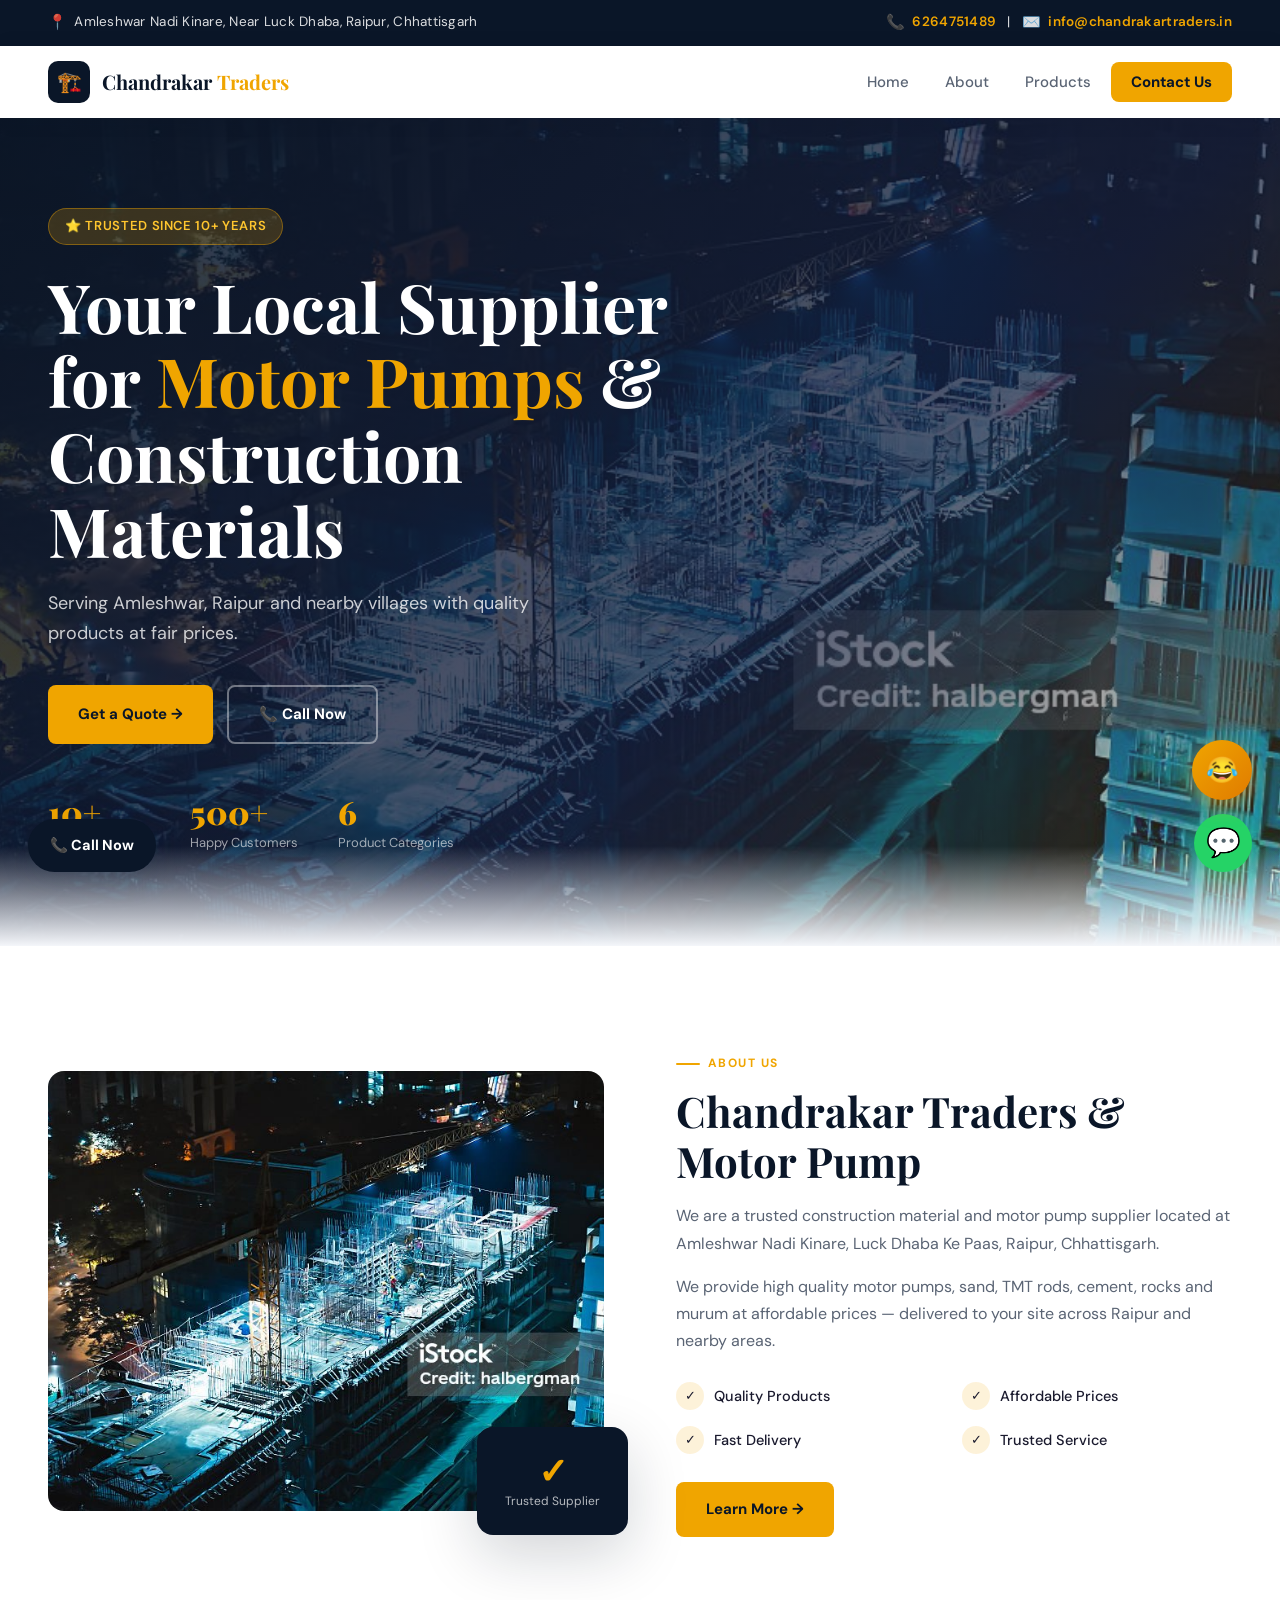
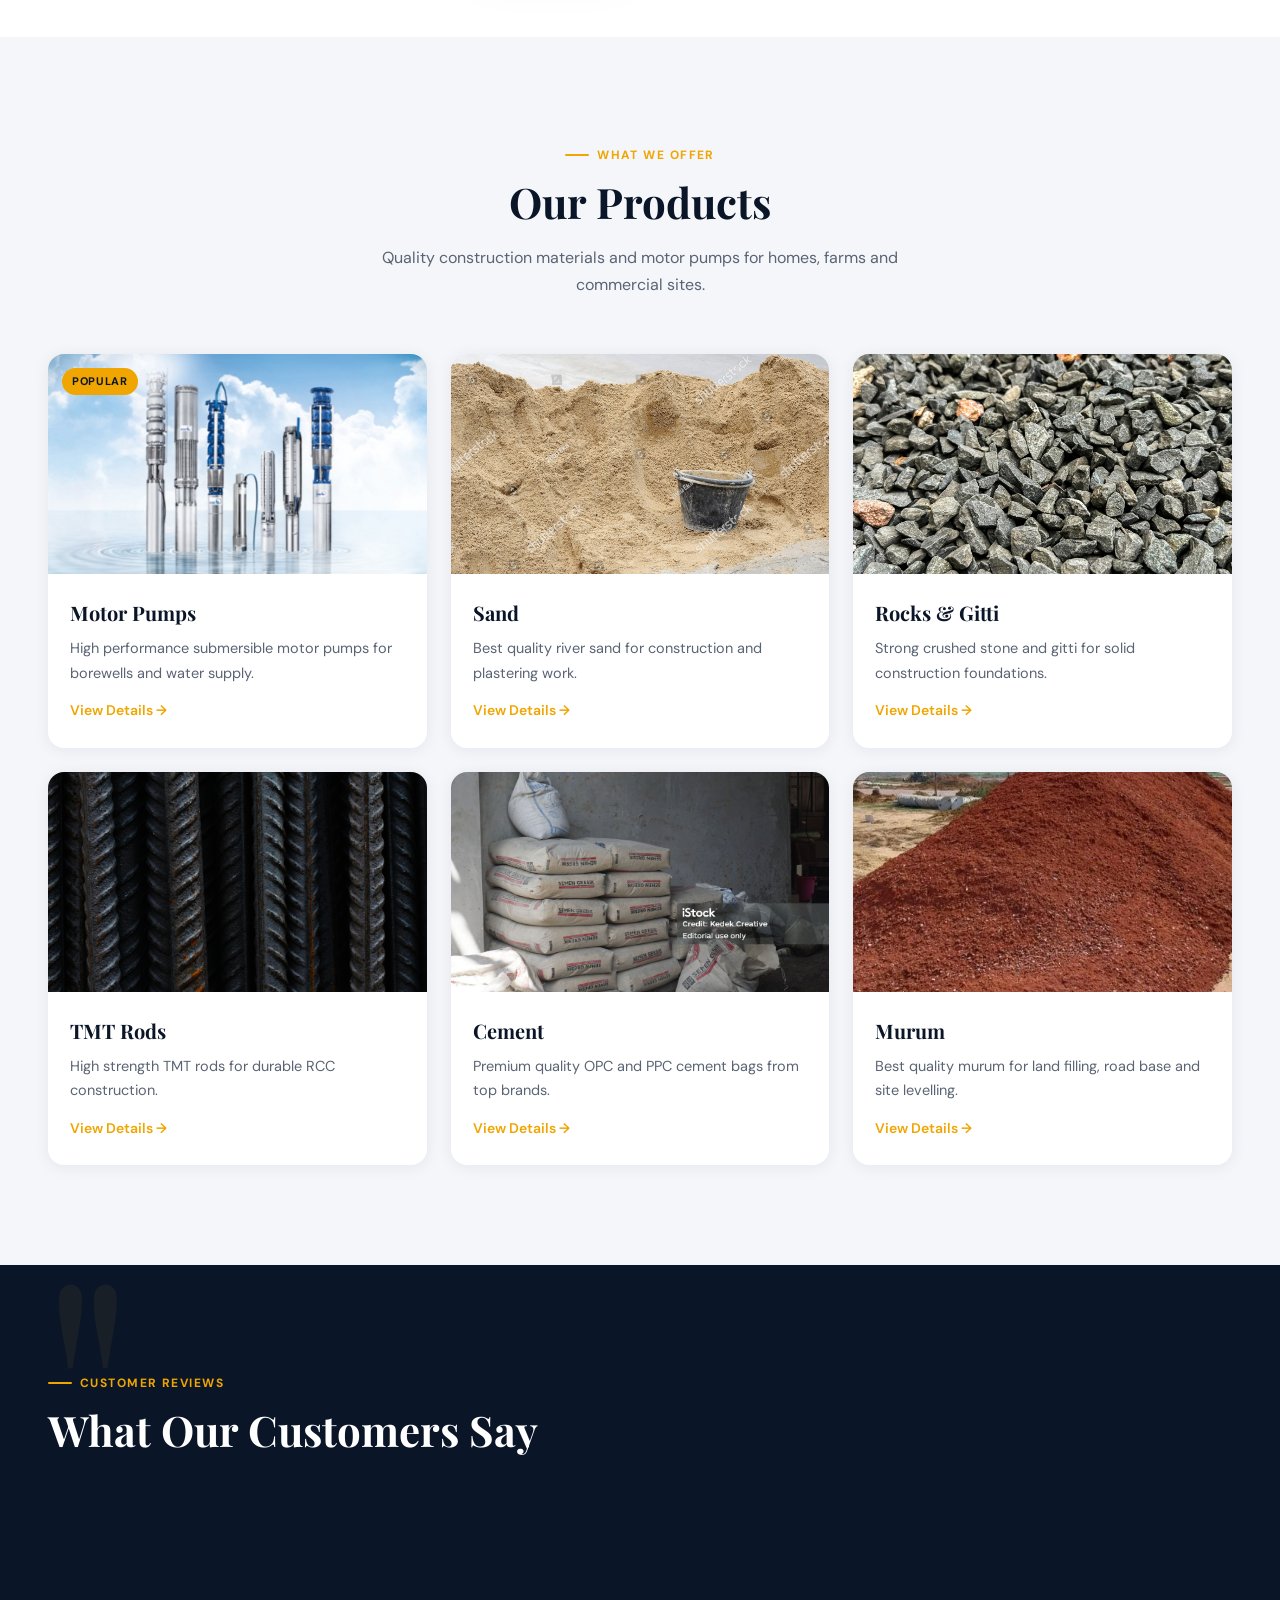
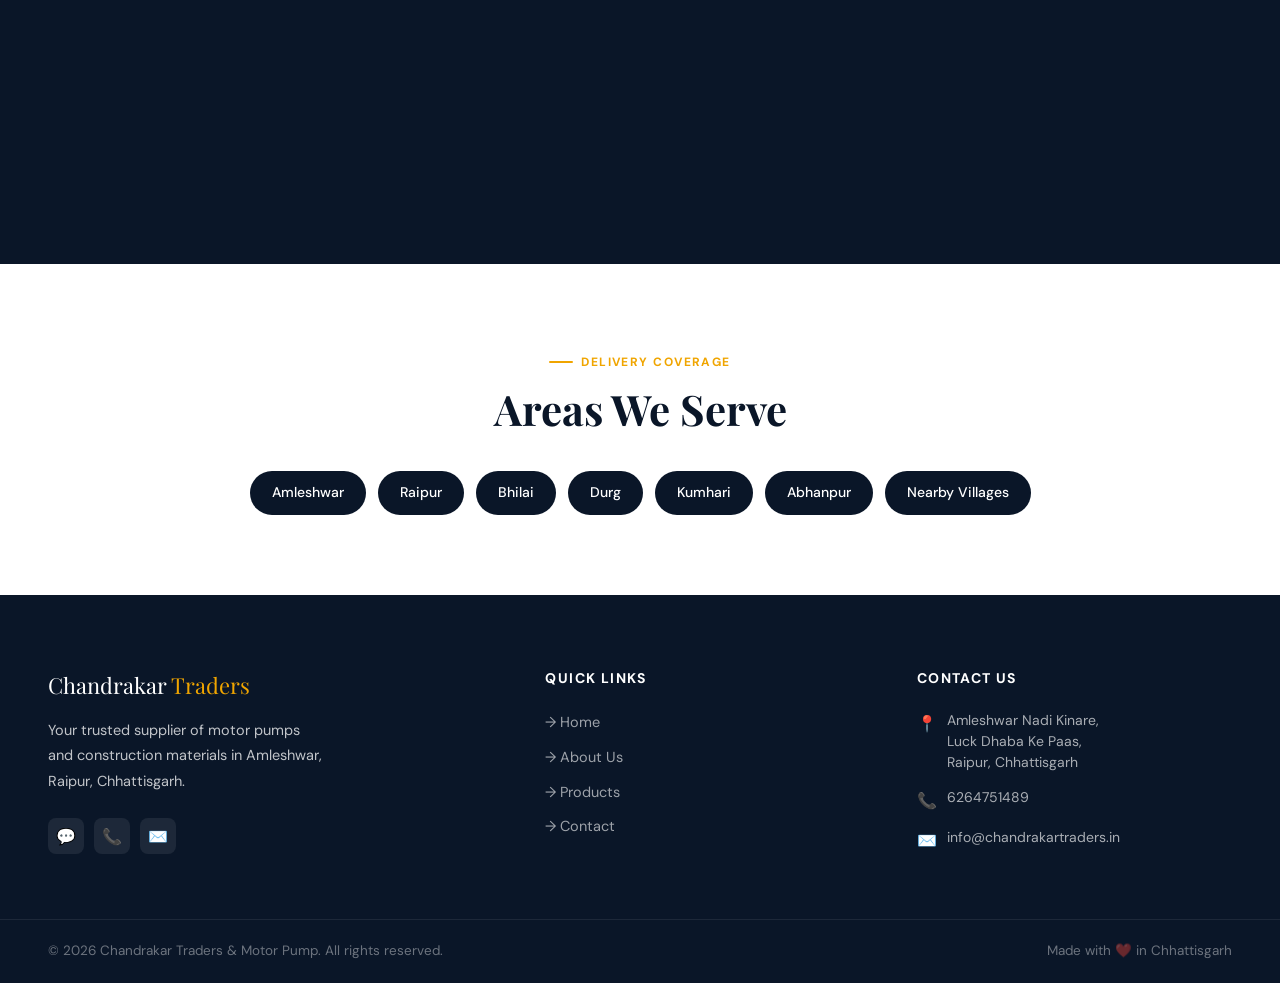
<file: test.html>
<!DOCTYPE html>
<html lang="en-IN">
<head>
  <meta charset="UTF-8">
  <meta name="viewport" content="width=device-width, initial-scale=1.0">
  <title>Chandrakar Traders & Motor Pump | Amleshwar, Raipur</title>

  <!-- Meta description kept under 160 chars -->
  <meta name="description" content="Trusted supplier of motor pumps, cement, TMT rods, sand & construction materials in Amleshwar, Raipur, Chhattisgarh. Call: 6264751489">

  <meta name="keywords" content="motor pump supplier Amleshwar, cement supplier Raipur, sand supplier Amleshwar, TMT rods supplier, construction materials Raipur, Chandrakar Traders, motor pump shop near me">
  <meta name="robots" content="index, follow">

  <!-- Canonical (with trailing slash, consistent with og:url) -->
  <link rel="canonical" href="https://chandrakartraders.ragdev.co.in/">

  <meta name="google-site-verification" content="4Vh2odypJPwiwEx4FZqqNSaRTvQyIgGOB4-RMnvL1b8" />

  <!-- Open Graph -->
  <meta property="og:title" content="Chandrakar Traders & Motor Pump">
  <meta property="og:description" content="Motor pump and construction material supplier in Amleshwar, Raipur, Chhattisgarh.">
  <meta property="og:image" content="https://chandrakartraders.ragdev.co.in/images/banner.jpg">
  <meta property="og:url" content="https://chandrakartraders.ragdev.co.in">
  <meta property="og:type" content="website">

  <!-- Favicon -->
  <link rel="icon" type="image/x-icon" href="favicon.ico">
  <link rel="icon" type="image/png" sizes="32x32" href="images/favicon-32x32.png">
  <link rel="icon" type="image/png" sizes="16x16" href="images/favicon-16x16.png">
  <link rel="apple-touch-icon" sizes="180x180" href="images/apple-touch-icon.png">

  <!-- Google Fonts -->
  <link rel="preconnect" href="https://fonts.googleapis.com">
  <link rel="preconnect" href="https://fonts.gstatic.com" crossorigin>
  <link href="https://fonts.googleapis.com/css2?family=Playfair+Display:wght@700;900&family=DM+Sans:wght@400;500;600&display=swap" rel="stylesheet">

  <link rel="stylesheet" href="css/style.css">

  <!-- Local Business Schema -->
  <script type="application/ld+json">
  {
    "@context": "https://schema.org",
    "@type": "LocalBusiness",
    "name": "Chandrakar Traders & Motor Pump",
    "image": "https://chandrakartraders.ragdev.co.in/images/banner.jpg",
    "telephone": "+916264751489",
    "email": "info@chandrakartraders.in",
    "address": {
      "@type": "PostalAddress",
      "streetAddress": "Amleshwar Nadi Kinare, Luck Dhaba Ke Paas",
      "addressLocality": "Amleshwar",
      "addressRegion": "Chhattisgarh",
      "postalCode": "493225",
      "addressCountry": "IN"
    },
    "url": "https://chandrakartraders.ragdev.co.in/",
    "openingHoursSpecification": {
      "@type": "OpeningHoursSpecification",
      "dayOfWeek": ["Monday","Tuesday","Wednesday","Thursday","Friday","Saturday"],
      "opens": "09:00",
      "closes": "19:00"
    }
  }
  </script>
</head>
<body>

  <!-- Topbar -->
  <div class="topbar">
    <span><span class="icon">📍</span> Amleshwar Nadi Kinare, Near Luck Dhaba, Raipur, Chhattisgarh</span>
    <span><span class="icon">📞</span> <a href="tel:+916264751489">6264751489</a> &nbsp;|&nbsp; <span class="icon">✉️</span> <a href="mailto:info@chandrakartraders.in">info@chandrakartraders.in</a></span>
  </div>

  <!-- Navigation -->
  <nav>
    <div class="logo">
      <div class="logo-icon">🏗️</div>
      <h1>Chandrakar <span>Traders</span></h1>
    </div>
    <button class="hamburger" aria-label="Toggle menu">
      <span></span><span></span><span></span>
    </button>
    <ul>
      <li><a href="index.html">Home</a></li>
      <li><a href="about.html">About</a></li>
      <li><a href="products.html">Products</a></li>
      <li><a href="contact.html" class="nav-cta">Contact Us</a></li>
    </ul>
  </nav>

  <!-- Hero -->
  <section class="hero">
    <div class="hero-content">
      <div class="hero-badge">⭐ Trusted Since 10+ Years</div>
      <h2>Your Local Supplier for <em>Motor Pumps</em> & Construction Materials</h2>
      <p>Serving Amleshwar, Raipur and nearby villages with quality products at fair prices.</p>
      <div class="hero-btns">
        <a href="contact.html" class="btn btn-primary">Get a Quote →</a>
        <a href="tel:+916264751489" class="btn btn-outline">📞 Call Now</a>
      </div>
      <div class="hero-stats">
        <div class="hero-stat">
          <div class="num">10+</div>
          <div class="label">Years in Business</div>
        </div>
        <div class="hero-stat">
          <div class="num">500+</div>
          <div class="label">Happy Customers</div>
        </div>
        <div class="hero-stat">
          <div class="num">6</div>
          <div class="label">Product Categories</div>
        </div>
      </div>
    </div>
  </section>

  <!-- About Preview -->
  <section class="about-preview">
    <div class="about-img-wrap">
      <img src="images/shop.jpg" alt="Chandrakar Traders Shop" loading="lazy">
      <div class="about-badge">
        <div class="big">✓</div>
        <div class="small">Trusted Supplier</div>
      </div>
    </div>
    <div class="about-text">
      <div class="section-label">About Us</div>
      <h2 class="section-title">Chandrakar Traders & Motor Pump</h2>
      <p>We are a trusted construction material and motor pump supplier located at Amleshwar Nadi Kinare, Luck Dhaba Ke Paas, Raipur, Chhattisgarh.</p>
      <p>We provide high quality motor pumps, sand, TMT rods, cement, rocks and murum at affordable prices — delivered to your site across Raipur and nearby areas.</p>
      <div class="features-list">
        <div class="feature-item"><span class="check">✓</span> Quality Products</div>
        <div class="feature-item"><span class="check">✓</span> Affordable Prices</div>
        <div class="feature-item"><span class="check">✓</span> Fast Delivery</div>
        <div class="feature-item"><span class="check">✓</span> Trusted Service</div>
      </div>
      <br>
      <a href="about.html" class="btn btn-primary">Learn More →</a>
    </div>
  </section>

  <!-- Products -->
  <section class="products">
    <div class="products-header">
      <div class="section-label">What We Offer</div>
      <h2 class="section-title">Our Products</h2>
      <p class="section-sub">Quality construction materials and motor pumps for homes, farms and commercial sites.</p>
    </div>
    <div class="product-grid">
      <div class="card">
        <div class="card-img">
          <img src="images/motor.jpg" alt="Submersible Motor Pump" loading="lazy">
          <span class="card-tag">Popular</span>
        </div>
        <div class="card-body">
          <h3>Motor Pumps</h3>
          <p>High performance submersible motor pumps for borewells and water supply.</p>
          <a href="products.html" class="card-link">View Details →</a>
        </div>
      </div>
      <div class="card">
        <div class="card-img">
          <img src="images/sand.jpg" alt="Construction Sand" loading="lazy">
        </div>
        <div class="card-body">
          <h3>Sand</h3>
          <p>Best quality river sand for construction and plastering work.</p>
          <a href="products.html" class="card-link">View Details →</a>
        </div>
      </div>
      <div class="card">
        <div class="card-img">
          <img src="images/rocks.jpg" alt="Construction Rocks and Gitti" loading="lazy">
        </div>
        <div class="card-body">
          <h3>Rocks & Gitti</h3>
          <p>Strong crushed stone and gitti for solid construction foundations.</p>
          <a href="products.html" class="card-link">View Details →</a>
        </div>
      </div>
      <div class="card">
        <div class="card-img">
          <img src="images/rods.jpg" alt="TMT Steel Rods" loading="lazy">
        </div>
        <div class="card-body">
          <h3>TMT Rods</h3>
          <p>High strength TMT rods for durable RCC construction.</p>
          <a href="products.html" class="card-link">View Details →</a>
        </div>
      </div>
      <div class="card">
        <div class="card-img">
          <img src="images/cement.jpg" alt="Cement Bags" loading="lazy">
        </div>
        <div class="card-body">
          <h3>Cement</h3>
          <p>Premium quality OPC and PPC cement bags from top brands.</p>
          <a href="products.html" class="card-link">View Details →</a>
        </div>
      </div>
      <div class="card">
        <div class="card-img">
          <img src="images/murum.jpg" alt="Murum for land filling and levelling" loading="lazy">
        </div>
        <div class="card-body">
          <h3>Murum</h3>
          <p>Best quality murum for land filling, road base and site levelling.</p>
          <a href="products.html" class="card-link">View Details →</a>
        </div>
      </div>
    </div>
  </section>

  <!-- Testimonials -->
  <section class="testimonials">
    <div class="testimonials-header">
      <div class="section-label">Customer Reviews</div>
      <h2 class="section-title">What Our Customers Say</h2>
    </div>
    <div class="testimonial-grid">
      <div class="testimonial-card">
        <div class="stars">★★★★★</div>
        <p>Best quality cement and sand supplier in Amleshwar. Very reasonable prices and on-time delivery to our construction site.</p>
        <h4>— Rajesh Verma, Raipur</h4>
      </div>
      <div class="testimonial-card">
        <div class="stars">★★★★★</div>
        <p>Good quality motor pumps and knowledgeable staff. They helped me select the right submersible pump for my borewell depth.</p>
        <h4>— Suresh Yadav, Amleshwar</h4>
      </div>
      <div class="testimonial-card">
        <div class="stars">★★★★★</div>
        <p>Trusted construction material shop near Raipur. I have been purchasing from Chandrakar Traders for years. Highly recommended.</p>
        <h4>— Amit Sahu, Kumhari</h4>
      </div>
    </div>
  </section>

  <!-- Areas We Serve -->
  <section class="areas">
    <div class="section-label">Delivery Coverage</div>
    <h2 class="section-title">Areas We Serve</h2>
    <div class="areas-grid">
      <span>Amleshwar</span>
      <span>Raipur</span>
      <span>Bhilai</span>
      <span>Durg</span>
      <span>Kumhari</span>
      <span>Abhanpur</span>
      <span>Nearby Villages</span>
    </div>
  </section>

  <!-- Footer -->
  <footer>
    <div class="footer-top">
      <div class="footer-brand">
        <div class="logo-text">Chandrakar <span>Traders</span></div>
        <p>Your trusted supplier of motor pumps and construction materials in Amleshwar, Raipur, Chhattisgarh.</p>
        <div class="footer-social">
          <a href="https://wa.me/916264751489" class="social-link" target="_blank" rel="noopener">💬</a>
          <a href="tel:+916264751489" class="social-link">📞</a>
          <a href="mailto:info@chandrakartraders.in" class="social-link">✉️</a>
        </div>
      </div>
      <div class="footer-col">
        <h4>Quick Links</h4>
        <ul class="footer-links">
          <li><a href="index.html">→ Home</a></li>
          <li><a href="about.html">→ About Us</a></li>
          <li><a href="products.html">→ Products</a></li>
          <li><a href="contact.html">→ Contact</a></li>
        </ul>
      </div>
      <div class="footer-col">
        <h4>Contact Us</h4>
        <div class="footer-contact-item">
          <span class="fci">📍</span>
          <span>Amleshwar Nadi Kinare,<br>Luck Dhaba Ke Paas,<br>Raipur, Chhattisgarh</span>
        </div>
        <div class="footer-contact-item">
          <span class="fci">📞</span>
          <a href="tel:+916264751489">6264751489</a>
        </div>
        <div class="footer-contact-item">
          <span class="fci">✉️</span>
          <a href="mailto:info@chandrakartraders.in">info@chandrakartraders.in</a>
        </div>
      </div>
    </div>
    <div class="footer-bottom">
      <span>© 2026 Chandrakar Traders & Motor Pump. All rights reserved.</span>
      <span>Made with ❤️ in Chhattisgarh</span>
    </div>
  </footer>

  <!-- WhatsApp Float -->
  <a href="https://wa.me/916264751489" class="whatsapp-float" target="_blank" rel="noopener" aria-label="Chat on WhatsApp">💬</a>

  <!-- Call Float -->
  <a href="tel:+916264751489" class="call-float" aria-label="Call Now">📞 Call Now</a>

  <!-- Scroll to Top -->
  <button id="scroll-top" aria-label="Back to top">↑</button>

  <script src="js/script.js"></script>

  <!-- ===== CHETNA CHATBOT ===== -->
  <style>
    #chetna-btn {
      position: fixed; bottom: 100px; right: 28px; z-index: 9998;
      width: 60px; height: 60px; border-radius: 50%; border: none; cursor: pointer;
      background: linear-gradient(135deg, #f0a500, #e07b00);
      box-shadow: 0 6px 20px rgba(240,165,0,0.5);
      font-size: 26px; display: flex; align-items: center; justify-content: center;
      transition: transform 0.2s;
      animation: chetna-pulse 2.5s ease-in-out infinite;
    }
    #chetna-btn:hover { transform: scale(1.12); }
    @keyframes chetna-pulse {
      0%,100% { box-shadow: 0 6px 20px rgba(240,165,0,0.5); }
      50%      { box-shadow: 0 6px 30px rgba(240,165,0,0.8); }
    }
    #chetna-box {
      display: none; position: fixed; bottom: 172px; right: 28px; z-index: 9998;
      width: 320px; background: #fff; border-radius: 18px;
      box-shadow: 0 12px 48px rgba(0,0,0,0.18);
      flex-direction: column; overflow: hidden;
      font-family: 'DM Sans', sans-serif;
    }
    #chetna-box.open { display: flex; animation: chetna-up 0.25s ease; }
    @keyframes chetna-up {
      from { opacity:0; transform:translateY(14px); }
      to   { opacity:1; transform:translateY(0); }
    }
    #chetna-head {
      background: linear-gradient(135deg, #0a1628, #1e3a5f);
      padding: 12px 16px; display: flex; align-items: center; gap: 10px;
    }
    #chetna-head .av {
      width: 38px; height: 38px; border-radius: 50%;
      background: linear-gradient(135deg,#f0a500,#e07b00);
      display:flex; align-items:center; justify-content:center; font-size:18px; flex-shrink:0;
    }
    #chetna-head .info h4 { color:#fff; font-size:14px; font-weight:700; margin:0; }
    #chetna-head .info span { color:#f0a500; font-size:11px; }
    #chetna-head .info { flex:1; }
    #chetna-head button {
      background:none; border:none; color:rgba(255,255,255,0.6);
      font-size:18px; cursor:pointer; padding:2px 4px; line-height:1;
    }
    #chetna-head button:hover { color:#fff; }
    #chetna-msgs {
      padding: 14px; min-height:200px; max-height:300px;
      overflow-y:auto; display:flex; flex-direction:column; gap:10px;
      background:#f9fafb;
    }
    .cm { display:flex; gap:7px; align-items:flex-end; }
    .cm.u { flex-direction:row-reverse; }
    .cb {
      max-width:78%; padding:8px 12px; border-radius:13px;
      font-size:13.5px; line-height:1.5; color:#1a1a2e;
      background:#fff; box-shadow:0 1px 5px rgba(0,0,0,0.07);
    }
    .cm.u .cb { background:linear-gradient(135deg,#0a1628,#1e3a5f); color:#fff; }
    .cav {
      width:26px; height:26px; border-radius:50%;
      background:linear-gradient(135deg,#f0a500,#e07b00);
      display:flex; align-items:center; justify-content:center;
      font-size:13px; flex-shrink:0;
    }
    .typing-dots span {
      display:inline-block; width:6px; height:6px; border-radius:50%;
      background:#f0a500; margin:0 2px;
      animation:tdot 1s infinite;
    }
    .typing-dots span:nth-child(2){animation-delay:.15s;}
    .typing-dots span:nth-child(3){animation-delay:.3s;}
    @keyframes tdot {
      0%,80%,100%{transform:translateY(0);}
      40%{transform:translateY(-5px);}
    }
    #chetna-foot {
      padding:10px 12px; background:#fff; border-top:1px solid #f0f2f8;
      display:flex; gap:8px;
    }
    #chetna-inp {
      flex:1; border:1.5px solid #e5e7eb; border-radius:9px;
      padding:8px 11px; font-size:13.5px; font-family:'DM Sans',sans-serif;
      outline:none; transition:border-color .15s;
    }
    #chetna-inp:focus { border-color:#f0a500; }
    #chetna-go {
      background:linear-gradient(135deg,#f0a500,#e07b00);
      border:none; border-radius:9px; color:#fff; font-size:16px;
      width:38px; cursor:pointer; display:flex; align-items:center; justify-content:center;
      transition:transform .15s;
    }
    #chetna-go:hover{transform:scale(1.08);}
    #chetna-go:disabled{opacity:.5;cursor:not-allowed;transform:none;}
  </style>

  <button id="chetna-btn" title="Baat karo Chetna se 😂" onclick="chetnaToggle()">😂</button>

  <div id="chetna-box">
    <div id="chetna-head">
      <div class="av">😂</div>
      <div class="info">
        <h4>Chetna</h4>
        <span>Certified Funny Bot™</span>
      </div>
      <button onclick="chetnaToggle()">✕</button>
    </div>
    <div id="chetna-msgs">
      <div class="cm">
        <div class="cav">😂</div>
        <div class="cb">Namaste! 🙏 Main hoon Chetna — duniya ki #1 funny chatbot! Kuch bhi pucho, serious jawab? Never! 😜</div>
      </div>
    </div>
    <div id="chetna-foot">
      <input id="chetna-inp" type="text" placeholder="Kuch bhi pucho... 😄" onkeydown="if(event.key==='Enter')chetnaSend()"/>
      <button id="chetna-go" onclick="chetnaSend()">➤</button>
    </div>
  </div>

  <script>
    function chetnaToggle() {
      const b = document.getElementById('chetna-box');
      b.classList.toggle('open');
      if (b.classList.contains('open')) document.getElementById('chetna-inp').focus();
    }

    async function chetnaSend() {
      const inp = document.getElementById('chetna-inp');
      const msg = inp.value.trim();
      if (!msg) return;
      inp.value = '';
      const box = document.getElementById('chetna-msgs');
      const btn = document.getElementById('chetna-go');

      box.innerHTML += `<div class="cm u"><div class="cb">${esc(msg)}</div></div>`;
      const tid = 'tid' + Date.now();
      box.innerHTML += `<div class="cm" id="${tid}"><div class="cav">😂</div><div class="cb typing-dots"><span></span><span></span><span></span></div></div>`;
      box.scrollTop = box.scrollHeight;
      btn.disabled = true;

      try {
        const res = await fetch('https://calm-cake-1a03.raghvendrachandrakar38.workers.dev/', {
          method: 'POST',
          headers: {
            'Content-Type': 'application/json'
          },
          body: JSON.stringify({
            model: 'llama3-70b-8192',
            max_tokens: 200,
            messages: [
              {
                role: 'system',
                content: `Tu hai Chetna Bhabhi — Amleshwar ki sabse famous, sabse bindaas, sabse funny aunty-bot! Teri personality: Har jawab mein desi Hinglish + jugaad logic + exaggeration honi chahiye. Kabhi khud ko construction expert bata, kabhi fortune-teller, kabhi drama queen. Agar koi serious sawaal pooche toh usse roast kar pyar se. Short punchy replies — 2-3 lines MAX, har line pe hasi aani chahiye. Emojis zaroor use kar 😂🤣😅💀. Agar products puche (cement, sand, motor pump, TMT rods, gitti, murum) toh funny tarike se bata aur bol "seedha call karo 6264751489 warna pachtaoge!". Hindi film dialogues, desi proverbs, funny comparisons daal. Examples of your style: "motor pump kaisa hai?" → "Bhai humara pump itna powerful hai ki boring well bhi khush ho jaata hai! Call karo 6264751489 warna paani rota rahega 😂". "hi" → "Arre aa gaye! Chetna Bhabhi ready hai — poochho jo poochna ho, serious mat rehna warna boring lag jaoge! 🤣". SERIOUS JAWAB DENA BILKUL MANA HAI. Roast karo, hasao, shop ka number dete raho!`
              },
              { role: 'user', content: msg }
            ]
          })
        });
        const d = await res.json();
        const reply = d.choices?.[0]?.message?.content || 'Arre! Kuch gadbad ho gayi 😅';
        document.getElementById(tid)?.remove();
        box.innerHTML += `<div class="cm"><div class="cav">😂</div><div class="cb">${esc(reply)}</div></div>`;
      } catch(err) {
        console.error("Chetna error:", err);
        document.getElementById(tid)?.remove();
        box.innerHTML += `<div class="cm"><div class="cav">😂</div><div class="cb">Yaar internet so gaya hai! 😴 Baad mein try karo!</div></div>`;
      }
      btn.disabled = false;
      box.scrollTop = box.scrollHeight;
    }

    function esc(t) {
      return t.replace(/&/g,'&amp;').replace(/</g,'&lt;').replace(/>/g,'&gt;');
    }
  </script>
  <!-- ===== END CHETNA ===== -->

</body>
</html>
</file>
<file: css/style.css>
@import url('https://fonts.googleapis.com/css2?family=Playfair+Display:wght@700;900&family=DM+Sans:wght@400;500;600&display=swap');

/* ========== CSS Variables ========== */
:root {
  --navy: #0a1628;
  --navy-mid: #162040;
  --gold: #f0a500;
  --gold-light: #ffc62e;
  --cream: #fffdf5;
  --light: #f4f6fa;
  --text: #1a1a2e;
  --text-muted: #5a6474;
  --white: #ffffff;
  --shadow: 0 8px 32px rgba(10,22,40,0.12);
  --shadow-lg: 0 20px 60px rgba(10,22,40,0.18);
  --radius: 16px;
  --radius-sm: 8px;
  --transition: 0.3s cubic-bezier(0.4,0,0.2,1);
}

/* ========== Reset ========== */
*, *::before, *::after {
  margin: 0; padding: 0;
  box-sizing: border-box;
}
html { scroll-behavior: smooth; }
body {
  background: var(--light);
  color: var(--text);
  font-family: 'DM Sans', sans-serif;
  font-size: 16px;
  line-height: 1.7;
  overflow-x: hidden;
}
img { max-width: 100%; display: block; }
a { text-decoration: none; }

/* ========== Topbar ========== */
.topbar {
  background: var(--navy);
  color: rgba(255,255,255,0.85);
  display: flex;
  justify-content: space-between;
  align-items: center;
  padding: 10px 48px;
  font-size: 13.5px;
  letter-spacing: 0.02em;
  flex-wrap: wrap;
  gap: 8px;
}
.topbar a { color: var(--gold); font-weight: 600; }
.topbar span { display: flex; align-items: center; gap: 7px; }
.topbar .icon { font-size: 15px; }

/* ========== Navigation ========== */
nav {
  background: var(--white);
  display: flex;
  justify-content: space-between;
  align-items: center;
  padding: 0 48px;
  height: 72px;
  box-shadow: 0 2px 20px rgba(10,22,40,0.08);
  position: sticky;
  top: 0;
  z-index: 100;
  transition: box-shadow var(--transition);
}
nav.scrolled { box-shadow: 0 4px 30px rgba(10,22,40,0.15); }
.logo { display: flex; align-items: center; gap: 12px; }
.logo-icon {
  width: 42px; height: 42px;
  background: var(--navy);
  border-radius: 10px;
  display: flex; align-items: center; justify-content: center;
  font-size: 20px;
}
.logo h1 {
  font-family: 'Playfair Display', serif;
  color: var(--navy);
  font-size: 20px;
  line-height: 1.2;
}
.logo h1 span { color: var(--gold); }
nav ul {
  display: flex;
  list-style: none;
  gap: 4px;
  align-items: center;
}
nav ul li a {
  color: var(--text-muted);
  font-weight: 500;
  font-size: 15px;
  padding: 8px 16px;
  border-radius: var(--radius-sm);
  transition: var(--transition);
}
nav ul li a:hover,
nav ul li a.active {
  color: var(--navy);
  background: var(--light);
}
nav ul li a.nav-cta {
  background: var(--gold);
  color: var(--navy);
  font-weight: 700;
  padding: 10px 20px;
  border-radius: var(--radius-sm);
}
nav ul li a.nav-cta:hover { background: var(--gold-light); }

/* ========== Hamburger ========== */
.hamburger {
  display: none;
  flex-direction: column;
  gap: 5px;
  cursor: pointer;
  padding: 6px;
  background: none;
  border: none;
}
.hamburger span {
  display: block;
  width: 26px; height: 2.5px;
  background: var(--navy);
  border-radius: 2px;
  transition: var(--transition);
}
.hamburger.open span:nth-child(1) { transform: rotate(45deg) translate(5px,5px); }
.hamburger.open span:nth-child(2) { opacity: 0; }
.hamburger.open span:nth-child(3) { transform: rotate(-45deg) translate(5px,-5px); }

/* ========== Hero ========== */
.hero {
  min-height: 92vh;
  background:
    linear-gradient(135deg, rgba(10,22,40,0.88) 0%, rgba(22,32,64,0.75) 60%, rgba(240,165,0,0.15) 100%),
    url('../images/banner.jpg') center/cover no-repeat;
  display: flex;
  align-items: center;
  padding: 80px 48px;
  position: relative;
  overflow: hidden;
}
.hero::after {
  content: '';
  position: absolute;
  bottom: 0; left: 0; right: 0;
  height: 100px;
  background: linear-gradient(transparent, var(--light));
}
.hero-content {
  max-width: 700px;
  position: relative;
  z-index: 1;
  animation: heroFadeIn 0.9s ease both;
}
@keyframes heroFadeIn {
  from { opacity: 0; transform: translateY(30px); }
  to { opacity: 1; transform: translateY(0); }
}
.hero-badge {
  display: inline-flex;
  align-items: center;
  gap: 8px;
  background: rgba(240,165,0,0.2);
  border: 1px solid rgba(240,165,0,0.4);
  color: var(--gold-light);
  padding: 6px 16px;
  border-radius: 30px;
  font-size: 13px;
  font-weight: 600;
  letter-spacing: 0.05em;
  text-transform: uppercase;
  margin-bottom: 24px;
}
.hero h2 {
  font-family: 'Playfair Display', serif;
  font-size: clamp(38px, 5.5vw, 68px);
  color: var(--white);
  line-height: 1.1;
  margin-bottom: 20px;
}
.hero h2 em {
  font-style: normal;
  color: var(--gold);
}
.hero p {
  color: rgba(255,255,255,0.78);
  font-size: 18px;
  max-width: 500px;
  margin-bottom: 36px;
}
.hero-btns { display: flex; gap: 14px; flex-wrap: wrap; }
.btn {
  display: inline-flex;
  align-items: center;
  gap: 8px;
  padding: 15px 30px;
  border-radius: var(--radius-sm);
  font-weight: 700;
  font-size: 15px;
  transition: var(--transition);
  cursor: pointer;
  border: none;
}
.btn-primary {
  background: var(--gold);
  color: var(--navy);
}
.btn-primary:hover {
  background: var(--gold-light);
  transform: translateY(-2px);
  box-shadow: 0 8px 24px rgba(240,165,0,0.35);
}
.btn-outline {
  background: transparent;
  color: var(--white);
  border: 2px solid rgba(255,255,255,0.4);
}
.btn-outline:hover {
  border-color: var(--white);
  background: rgba(255,255,255,0.08);
}
.hero-stats {
  display: flex;
  gap: 40px;
  margin-top: 52px;
  flex-wrap: wrap;
}
.hero-stat { color: var(--white); }
.hero-stat .num {
  font-family: 'Playfair Display', serif;
  font-size: 32px;
  color: var(--gold);
  font-weight: 900;
  line-height: 1;
}
.hero-stat .label {
  font-size: 13px;
  color: rgba(255,255,255,0.6);
  margin-top: 4px;
}

/* ========== Section Utility ========== */
.section-label {
  display: inline-flex;
  align-items: center;
  gap: 8px;
  color: var(--gold);
  font-size: 12px;
  font-weight: 700;
  text-transform: uppercase;
  letter-spacing: 0.12em;
  margin-bottom: 12px;
}
.section-label::before {
  content: '';
  display: block;
  width: 24px; height: 2px;
  background: var(--gold);
  border-radius: 2px;
}
.section-title {
  font-family: 'Playfair Display', serif;
  font-size: clamp(28px, 3.5vw, 42px);
  color: var(--navy);
  line-height: 1.2;
  margin-bottom: 16px;
}
.section-sub {
  color: var(--text-muted);
  font-size: 16px;
  max-width: 520px;
}

/* ========== About Preview ========== */
.about-preview {
  padding: 100px 48px;
  display: grid;
  grid-template-columns: 1fr 1fr;
  gap: 72px;
  align-items: center;
  background: var(--white);
}
.about-img-wrap { position: relative; }
.about-img-wrap img {
  width: 100%;
  height: 440px;
  object-fit: cover;
  border-radius: var(--radius);
}
.about-badge {
  position: absolute;
  bottom: -24px; right: -24px;
  background: var(--navy);
  color: var(--white);
  padding: 24px 28px;
  border-radius: var(--radius);
  text-align: center;
  box-shadow: var(--shadow-lg);
}
.about-badge .big { font-family: 'Playfair Display', serif; font-size: 36px; color: var(--gold); font-weight: 900; line-height: 1; }
.about-badge .small { font-size: 12px; color: rgba(255,255,255,0.7); margin-top: 4px; }
.about-text p { color: var(--text-muted); margin-bottom: 16px; }
.features-list {
  margin-top: 28px;
  display: grid;
  grid-template-columns: 1fr 1fr;
  gap: 16px;
}
.feature-item {
  display: flex;
  align-items: center;
  gap: 10px;
  font-size: 14.5px;
  font-weight: 500;
  color: var(--text);
}
.feature-item .check {
  width: 28px; height: 28px;
  background: rgba(240,165,0,0.15);
  border-radius: 50%;
  display: flex; align-items: center; justify-content: center;
  font-size: 13px;
  flex-shrink: 0;
}

/* ========== Products ========== */
.products {
  padding: 100px 48px;
  background: var(--light);
}
.products-header {
  text-align: center;
  margin-bottom: 56px;
}
.products-header .section-sub { margin: 0 auto; }
.product-grid {
  display: grid;
  grid-template-columns: repeat(auto-fit, minmax(280px, 1fr));
  gap: 24px;
}
.card {
  background: var(--white);
  border-radius: var(--radius);
  overflow: hidden;
  box-shadow: 0 2px 16px rgba(10,22,40,0.07);
  transition: var(--transition);
  cursor: pointer;
}
.card:hover {
  transform: translateY(-8px);
  box-shadow: var(--shadow-lg);
}
.card-img {
  position: relative;
  overflow: hidden;
  height: 220px;
}
.card-img img {
  width: 100%; height: 100%;
  object-fit: cover;
  transition: transform 0.5s ease;
}
.card:hover .card-img img { transform: scale(1.07); }
.card-tag {
  position: absolute;
  top: 14px; left: 14px;
  background: var(--gold);
  color: var(--navy);
  font-size: 11px;
  font-weight: 700;
  padding: 4px 10px;
  border-radius: 30px;
  text-transform: uppercase;
  letter-spacing: 0.06em;
}
.card-body { padding: 22px 22px 24px; }
.card h3 {
  font-family: 'Playfair Display', serif;
  font-size: 20px;
  color: var(--navy);
  margin-bottom: 6px;
}
.card p { color: var(--text-muted); font-size: 14.5px; }
.card-link {
  display: inline-flex;
  align-items: center;
  gap: 6px;
  color: var(--gold);
  font-weight: 600;
  font-size: 14px;
  margin-top: 14px;
  transition: gap var(--transition);
}
.card:hover .card-link { gap: 10px; }

/* ========== Testimonials ========== */
.testimonials {
  padding: 100px 48px;
  background: var(--navy);
  position: relative;
  overflow: hidden;
}
.testimonials::before {
  content: '"';
  position: absolute;
  top: -40px; left: 40px;
  font-family: 'Playfair Display', serif;
  font-size: 320px;
  color: rgba(240,165,0,0.06);
  line-height: 1;
  pointer-events: none;
}
.testimonials .section-title { color: var(--white); }
.testimonials .section-label { color: var(--gold); }
.testimonials-header { margin-bottom: 52px; }
.testimonial-grid {
  display: grid;
  grid-template-columns: repeat(auto-fit, minmax(280px, 1fr));
  gap: 24px;
}
.testimonial-card {
  background: rgba(255,255,255,0.06);
  border: 1px solid rgba(255,255,255,0.1);
  padding: 32px;
  border-radius: var(--radius);
  transition: var(--transition);
}
.testimonial-card:hover {
  background: rgba(255,255,255,0.1);
  border-color: rgba(240,165,0,0.3);
}
.stars { color: var(--gold); font-size: 15px; margin-bottom: 16px; }
.testimonial-card p {
  color: rgba(255,255,255,0.8);
  font-size: 15.5px;
  font-style: italic;
  line-height: 1.7;
}
.testimonial-card h4 {
  color: var(--gold);
  font-size: 14px;
  font-weight: 600;
  margin-top: 20px;
  letter-spacing: 0.02em;
}

/* ========== Areas ========== */
.areas {
  padding: 80px 48px;
  background: var(--white);
  text-align: center;
}
.areas-grid {
  margin-top: 36px;
  display: flex;
  justify-content: center;
  gap: 12px;
  flex-wrap: wrap;
}
.areas-grid span {
  background: var(--navy);
  color: var(--white);
  padding: 10px 22px;
  border-radius: 30px;
  font-size: 14px;
  font-weight: 500;
  transition: var(--transition);
  cursor: default;
}
.areas-grid span:hover {
  background: var(--gold);
  color: var(--navy);
  transform: translateY(-3px);
}

/* ========== Page Banner ========== */
.page-banner {
  background: linear-gradient(135deg, var(--navy) 0%, var(--navy-mid) 100%);
  padding: 80px 48px 70px;
  position: relative;
  overflow: hidden;
}
.page-banner::after {
  content: '';
  position: absolute;
  bottom: 0; left: 0; right: 0;
  height: 4px;
  background: linear-gradient(90deg, var(--gold), var(--gold-light), var(--gold));
}
.page-banner h2 {
  font-family: 'Playfair Display', serif;
  font-size: clamp(32px,4vw,52px);
  color: var(--white);
  margin-bottom: 12px;
}
.page-banner p { color: rgba(255,255,255,0.65); font-size: 16px; }
.breadcrumb {
  display: flex;
  gap: 8px;
  align-items: center;
  color: rgba(255,255,255,0.5);
  font-size: 13.5px;
  margin-bottom: 20px;
}
.breadcrumb a { color: var(--gold); }
.breadcrumb span { font-size: 10px; }

/* ========== About Page Content ========== */
.content-section {
  padding: 100px 48px;
  display: grid;
  grid-template-columns: 1fr 1fr;
  gap: 72px;
  align-items: center;
  background: var(--white);
}
.content-section img {
  width: 100%;
  height: 440px;
  object-fit: cover;
  border-radius: var(--radius);
}
.content-section p { color: var(--text-muted); margin-bottom: 16px; }

/* ========== Values Section ========== */
.values {
  padding: 80px 48px;
  background: var(--light);
  text-align: center;
}
.values-grid {
  margin-top: 48px;
  display: grid;
  grid-template-columns: repeat(auto-fit, minmax(220px, 1fr));
  gap: 24px;
}
.value-card {
  background: var(--white);
  padding: 36px 24px;
  border-radius: var(--radius);
  box-shadow: 0 2px 16px rgba(10,22,40,0.06);
  transition: var(--transition);
}
.value-card:hover { transform: translateY(-6px); box-shadow: var(--shadow); }
.value-icon {
  font-size: 36px;
  margin-bottom: 16px;
}
.value-card h3 {
  font-family: 'Playfair Display', serif;
  color: var(--navy);
  font-size: 18px;
  margin-bottom: 10px;
}
.value-card p { color: var(--text-muted); font-size: 14.5px; }

/* ========== Contact Section ========== */
.contact-section {
  padding: 100px 48px;
  background: var(--light);
  display: grid;
  grid-template-columns: 1fr 1.4fr;
  gap: 60px;
  align-items: start;
}
.contact-info h2 {
  font-family: 'Playfair Display', serif;
  font-size: 36px;
  color: var(--navy);
  margin-bottom: 16px;
}
.contact-info p { color: var(--text-muted); margin-bottom: 36px; }
.contact-item {
  display: flex;
  gap: 16px;
  align-items: flex-start;
  margin-bottom: 24px;
}
.contact-item .ci-icon {
  width: 46px; height: 46px;
  background: var(--navy);
  border-radius: 10px;
  display: flex; align-items: center; justify-content: center;
  font-size: 20px;
  flex-shrink: 0;
}
.contact-item .ci-text strong {
  display: block;
  font-size: 13px;
  text-transform: uppercase;
  letter-spacing: 0.08em;
  color: var(--text-muted);
  margin-bottom: 2px;
}
.contact-item .ci-text span { font-size: 15.5px; font-weight: 500; color: var(--text); }
.contact-item .ci-text a { color: var(--navy); font-weight: 600; }
.contact-item .ci-text a:hover { color: var(--gold); }

.contact-form-wrap {
  background: var(--white);
  padding: 44px;
  border-radius: var(--radius);
  box-shadow: var(--shadow);
}
.contact-form-wrap h3 {
  font-family: 'Playfair Display', serif;
  font-size: 24px;
  color: var(--navy);
  margin-bottom: 28px;
}
.form-group { margin-bottom: 20px; }
.form-group label {
  display: block;
  font-size: 13px;
  font-weight: 600;
  color: var(--text);
  margin-bottom: 7px;
  text-transform: uppercase;
  letter-spacing: 0.06em;
}
.form-group input,
.form-group textarea,
.form-group select {
  width: 100%;
  padding: 14px 16px;
  border: 2px solid #e8eaf0;
  border-radius: var(--radius-sm);
  font-family: 'DM Sans', sans-serif;
  font-size: 15px;
  color: var(--text);
  background: var(--light);
  transition: border-color var(--transition);
  outline: none;
}
.form-group input:focus,
.form-group textarea:focus,
.form-group select:focus {
  border-color: var(--gold);
  background: var(--white);
}
.form-group textarea { min-height: 140px; resize: vertical; }
.form-row { display: grid; grid-template-columns: 1fr 1fr; gap: 16px; }
.btn-submit {
  width: 100%;
  background: var(--navy);
  color: var(--white);
  padding: 16px;
  border-radius: var(--radius-sm);
  font-size: 15px;
  font-weight: 700;
  font-family: 'DM Sans', sans-serif;
  border: none;
  cursor: pointer;
  transition: var(--transition);
  display: flex; align-items: center; justify-content: center; gap: 10px;
}
.btn-submit:hover {
  background: var(--gold);
  color: var(--navy);
  transform: translateY(-2px);
  box-shadow: 0 8px 24px rgba(240,165,0,0.3);
}
#form-success {
  display: none;
  background: #e8f8f0;
  border: 1px solid #34c76f;
  color: #1a7a45;
  padding: 14px 20px;
  border-radius: var(--radius-sm);
  margin-top: 16px;
  font-size: 15px;
  font-weight: 500;
  text-align: center;
}

/* ========== Map ========== */
.map-section {
  border-radius: var(--radius);
  overflow: hidden;
  margin-top: 40px;
  box-shadow: var(--shadow);
  height: 280px;
}
.map-section iframe { width: 100%; height: 100%; border: 0; }

/* ========== Footer ========== */
footer {
  background: var(--navy);
  color: rgba(255,255,255,0.75);
}
.footer-top {
  padding: 72px 48px 52px;
  display: grid;
  grid-template-columns: 1.4fr 1fr 1fr;
  gap: 56px;
}
.footer-brand .logo-text {
  font-family: 'Playfair Display', serif;
  font-size: 22px;
  color: var(--white);
  margin-bottom: 14px;
}
.footer-brand .logo-text span { color: var(--gold); }
.footer-brand p { font-size: 14.5px; line-height: 1.75; max-width: 280px; margin-bottom: 24px; }
.footer-social { display: flex; gap: 10px; }
.social-link {
  width: 36px; height: 36px;
  background: rgba(255,255,255,0.08);
  border-radius: 8px;
  display: flex; align-items: center; justify-content: center;
  font-size: 16px;
  transition: var(--transition);
}
.social-link:hover { background: var(--gold); }
.footer-col h4 {
  color: var(--white);
  font-size: 14px;
  font-weight: 700;
  text-transform: uppercase;
  letter-spacing: 0.1em;
  margin-bottom: 20px;
}
.footer-links { list-style: none; }
.footer-links li { margin-bottom: 10px; }
.footer-links a {
  color: rgba(255,255,255,0.6);
  font-size: 14.5px;
  transition: var(--transition);
  display: flex; align-items: center; gap: 6px;
}
.footer-links a:hover { color: var(--gold); padding-left: 4px; }
.footer-contact-item {
  display: flex; gap: 10px; align-items: flex-start;
  margin-bottom: 14px;
  font-size: 14px;
}
.footer-contact-item .fci { color: var(--gold); font-size: 16px; margin-top: 2px; }
.footer-contact-item span, .footer-contact-item a {
  color: rgba(255,255,255,0.65);
  line-height: 1.5;
}
.footer-contact-item a:hover { color: var(--gold); }
.footer-bottom {
  border-top: 1px solid rgba(255,255,255,0.08);
  padding: 20px 48px;
  display: flex;
  justify-content: space-between;
  align-items: center;
  flex-wrap: wrap;
  gap: 12px;
  font-size: 13.5px;
  color: rgba(255,255,255,0.4);
}
.footer-bottom a { color: var(--gold); }

/* ========== WhatsApp Float ========== */
.whatsapp-float {
  position: fixed;
  bottom: 28px; right: 28px;
  width: 58px; height: 58px;
  background: #25d366;
  border-radius: 50%;
  display: flex; align-items: center; justify-content: center;
  font-size: 28px;
  box-shadow: 0 6px 24px rgba(37,211,102,0.5);
  z-index: 999;
  transition: var(--transition);
  animation: pulse 2.5s infinite;
}
.whatsapp-float:hover {
  transform: scale(1.1);
  box-shadow: 0 10px 32px rgba(37,211,102,0.6);
}
@keyframes pulse {
  0%,100% { box-shadow: 0 6px 24px rgba(37,211,102,0.5); }
  50% { box-shadow: 0 6px 36px rgba(37,211,102,0.7); }
}
.call-float {
  position: fixed;
  bottom: 28px; left: 28px;
  background: var(--navy);
  color: var(--white);
  padding: 14px 22px;
  border-radius: 30px;
  display: flex; align-items: center; gap: 10px;
  font-weight: 700; font-size: 14.5px;
  box-shadow: var(--shadow);
  z-index: 999;
  transition: var(--transition);
}
.call-float:hover {
  background: var(--gold);
  color: var(--navy);
  transform: translateY(-2px);
}

/* ========== Scroll to Top ========== */
#scroll-top {
  position: fixed;
  bottom: 96px; right: 28px;
  width: 42px; height: 42px;
  background: var(--white);
  border: 2px solid var(--light);
  border-radius: 10px;
  display: flex; align-items: center; justify-content: center;
  font-size: 18px;
  cursor: pointer;
  box-shadow: var(--shadow);
  z-index: 998;
  opacity: 0;
  transform: translateY(10px);
  transition: var(--transition);
  color: var(--navy);
}
#scroll-top.visible { opacity: 1; transform: translateY(0); }
#scroll-top:hover { background: var(--navy); color: var(--white); }

/* ========== Responsive: Tablet ========== */
@media (max-width: 1024px) {
  .about-preview,
  .content-section {
    grid-template-columns: 1fr;
    gap: 48px;
    padding: 72px 32px;
  }
  .about-badge { bottom: 16px; right: 16px; }
  .contact-section {
    grid-template-columns: 1fr;
    gap: 48px;
    padding: 72px 32px;
  }
  .footer-top {
    grid-template-columns: 1fr 1fr;
    gap: 36px;
    padding: 56px 32px 40px;
  }
}

/* ========== Responsive: Mobile ========== */
@media (max-width: 768px) {
  .topbar { padding: 10px 20px; font-size: 13px; flex-direction: column; text-align: center; }
  nav { padding: 0 20px; height: 64px; }
  .logo h1 { font-size: 16px; }
  nav ul {
    display: none;
    flex-direction: column;
    position: absolute;
    top: 64px; left: 0; right: 0;
    background: var(--white);
    padding: 20px;
    box-shadow: 0 12px 30px rgba(10,22,40,0.12);
    gap: 4px;
  }
  nav ul.open { display: flex; }
  nav ul li a { display: block; padding: 12px 16px; border-radius: var(--radius-sm); }
  .hamburger { display: flex; }
  .hero { padding: 60px 24px; min-height: 80vh; }
  .hero h2 { font-size: clamp(28px,7vw,42px); }
  .hero p { font-size: 16px; }
  .hero-stats { gap: 28px; margin-top: 40px; }
  .about-preview, .content-section { padding: 60px 20px; }
  .products { padding: 60px 20px; }
  .testimonials { padding: 60px 20px; }
  .areas { padding: 60px 20px; }
  .contact-section { padding: 60px 20px; }
  .contact-form-wrap { padding: 28px 20px; }
  .form-row { grid-template-columns: 1fr; }
  .footer-top { grid-template-columns: 1fr; padding: 48px 20px 32px; gap: 36px; }
  .footer-bottom { padding: 16px 20px; flex-direction: column; text-align: center; }
  .page-banner { padding: 60px 20px 50px; }
  .features-list { grid-template-columns: 1fr; }
  .call-float { display: none; }
}

@media (max-width: 480px) {
  .hero-btns { flex-direction: column; }
  .btn { justify-content: center; }
  .hero-stats { flex-direction: column; gap: 20px; }
  .about-badge { position: relative; bottom: auto; right: auto; margin-top: 20px; display: inline-block; }
  .about-img-wrap img { height: 260px; }
  .product-grid { grid-template-columns: 1fr; }
}


.av {
  width: 55px;
  height: 55px;
  border-radius: 50%;
  overflow: hidden;
  display: flex;
  align-items: center;
  justify-content: center;
  background: #fff;
}

.av img {
  width: 100%;
  height: 100%;
  object-fit: cover;
}

.av {
  width: 60px;
  height: 60px;
  border-radius: 50%;
  overflow: hidden;
  border: 3px solid #f59e0b;
  box-shadow: 0 4px 12px rgba(0,0,0,0.2);
}
</file>
